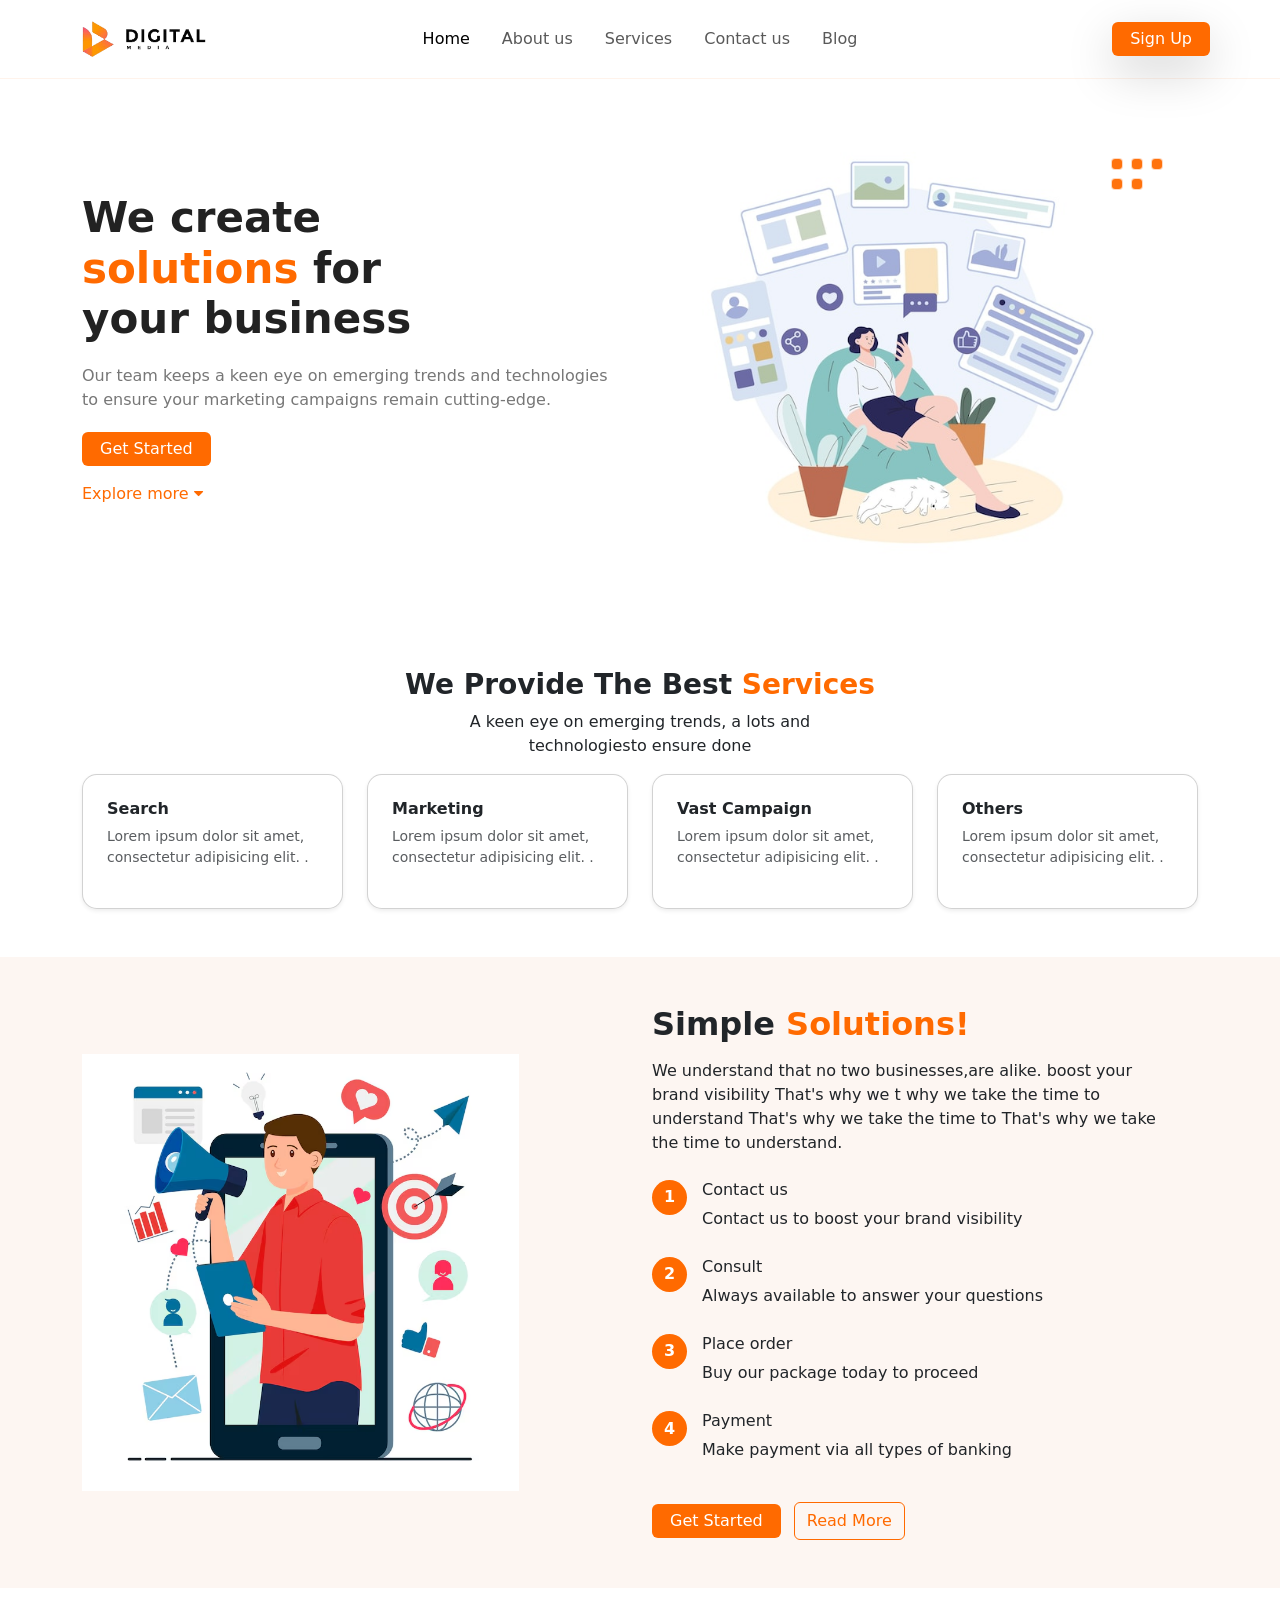
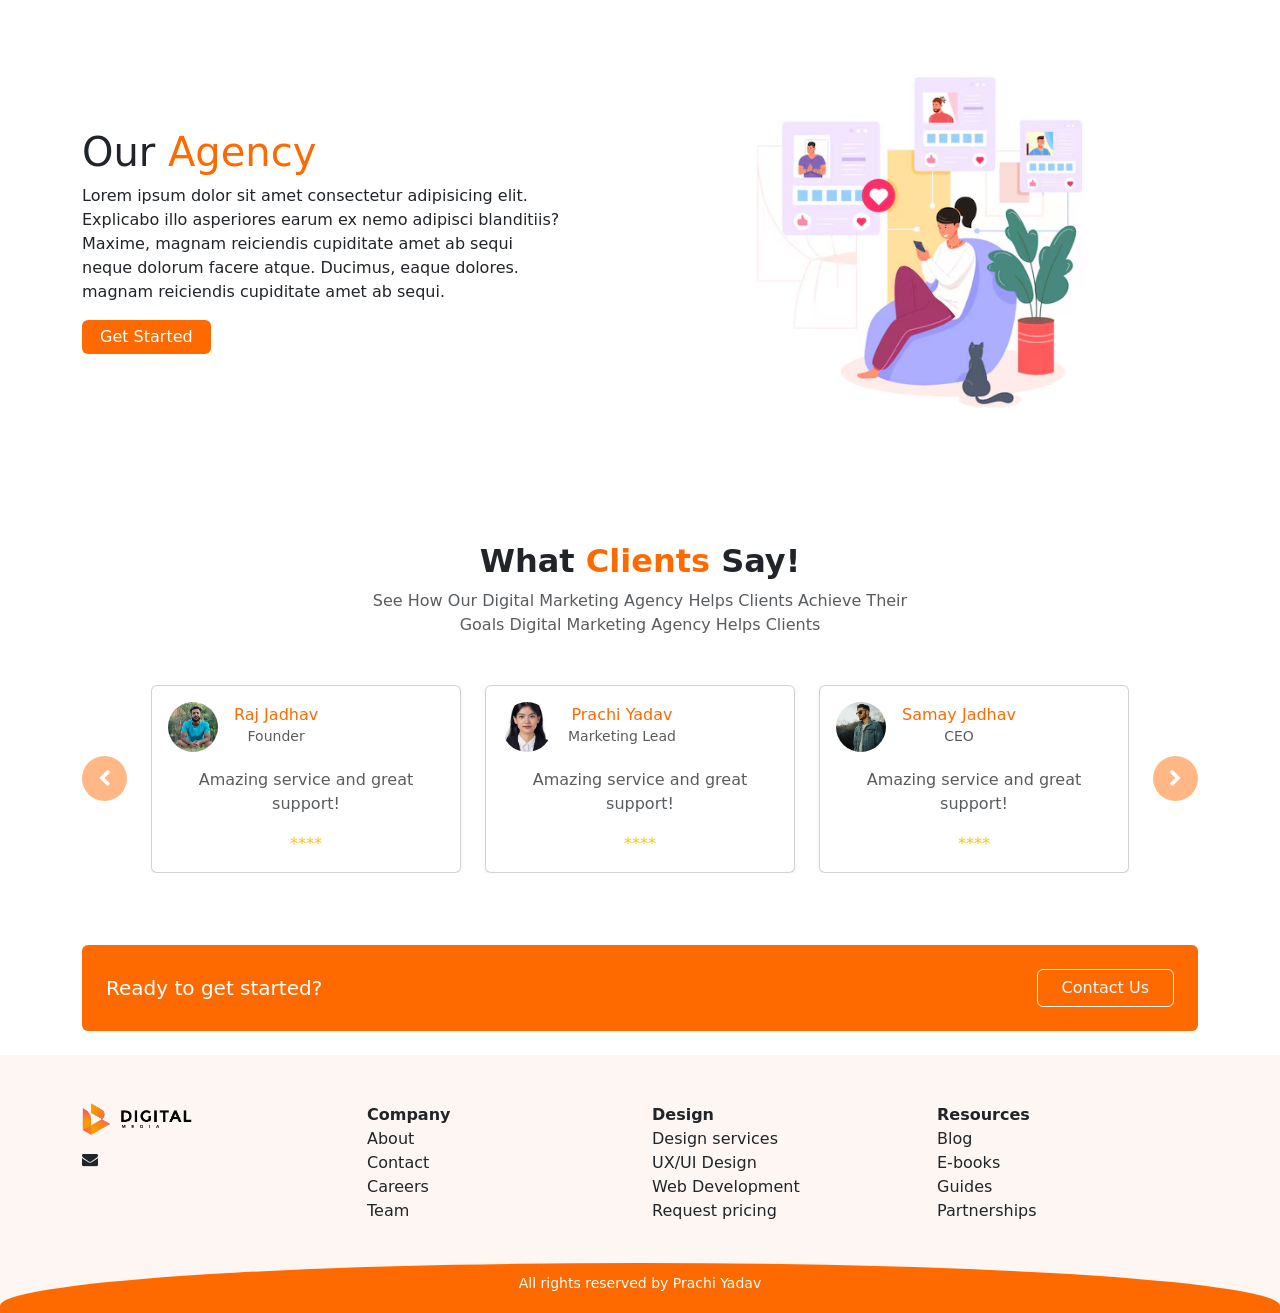
<file: index.html>
<!DOCTYPE html>
<html lang="en">
<head>
  <meta charset="UTF-8">
  <meta name="viewport" content="width=device-width, initial-scale=1.0">
  <meta http-equiv="refresh" content="0; url=landingPage.html">
  <title>DigiMedia | Digital Media Agency</title>
  <link rel="canonical" href="landingPage.html">
</head>
<body>
  <p>Opening DigiMedia… <a href="landingPage.html">Continue to the homepage</a>.</p>
  <script>window.location.replace("landingPage.html");</script>
</body>
</html>
</file>
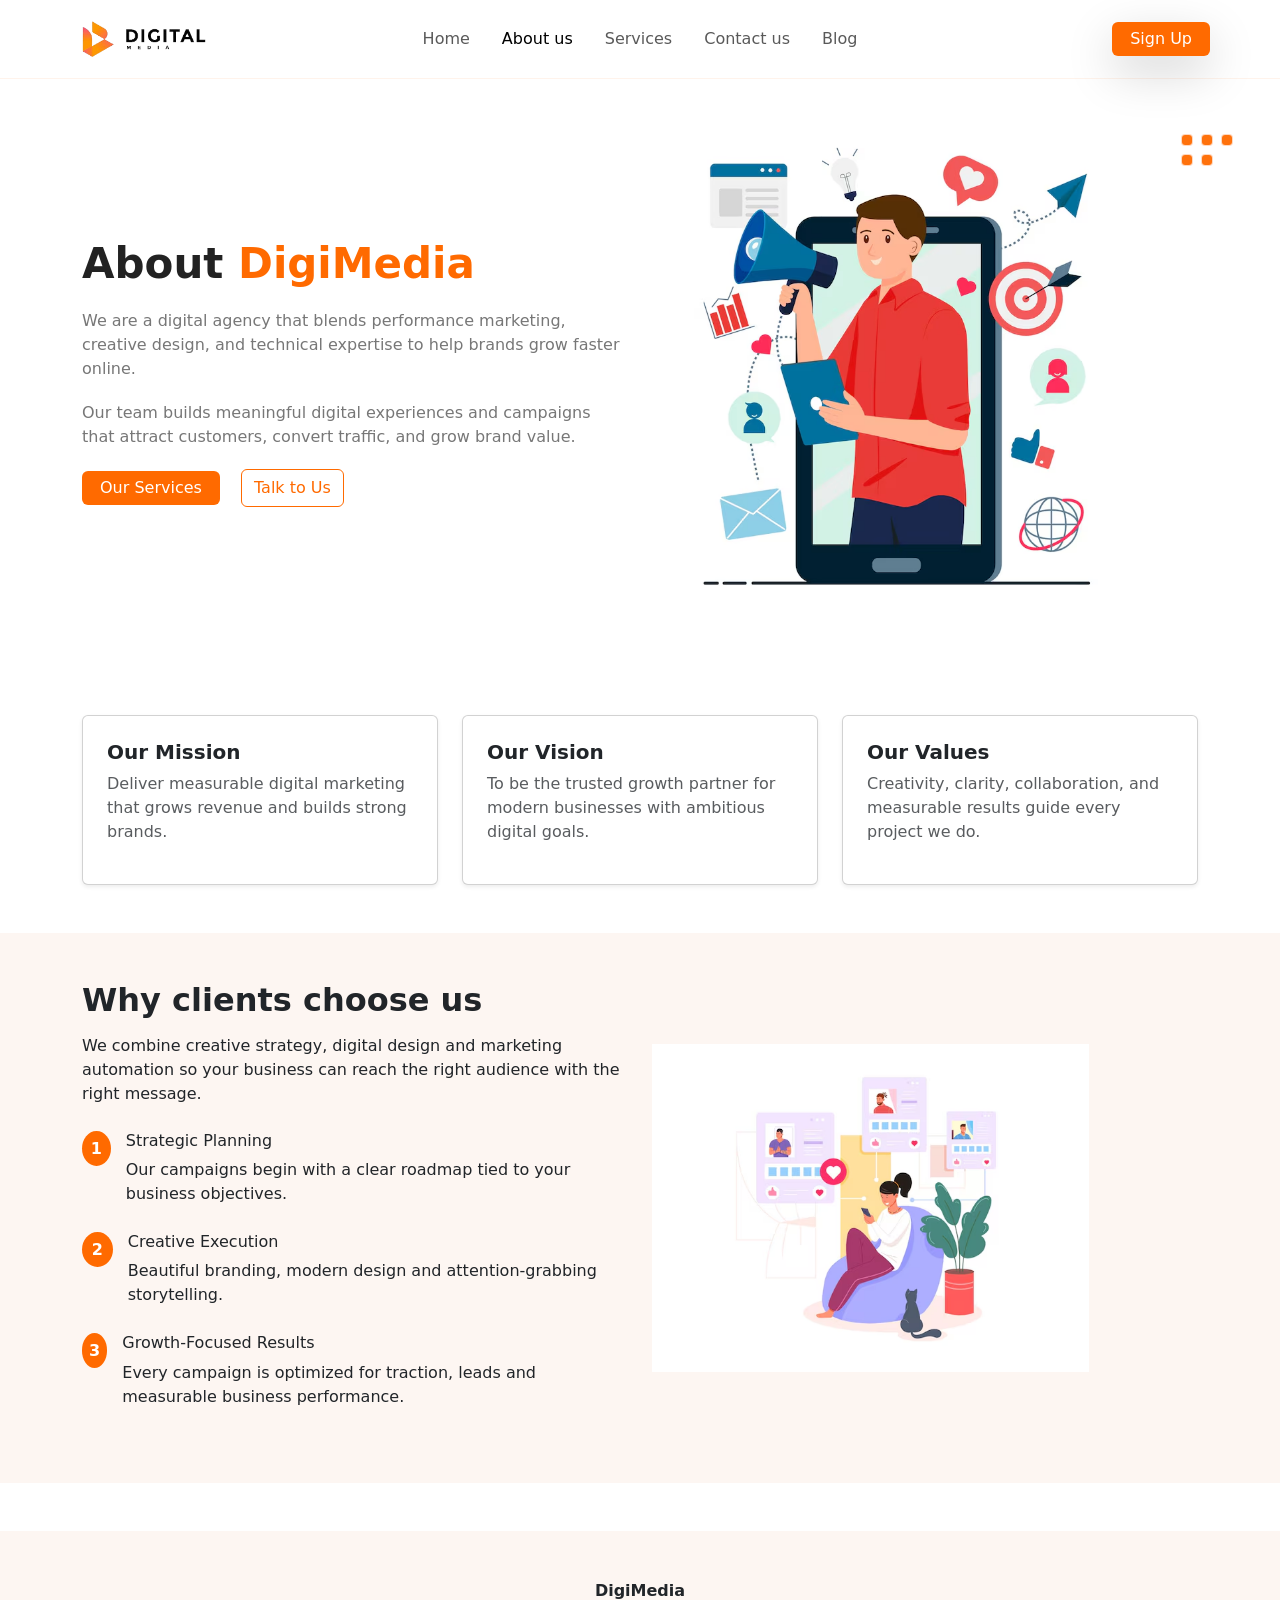
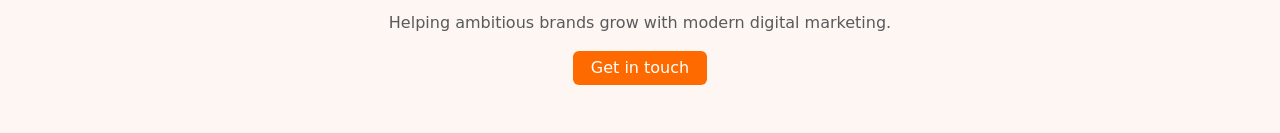
<file: about.html>
<!DOCTYPE html>
<html lang="en">

<head>
  <meta charset="UTF-8">
  <meta name="viewport" content="width=device-width, initial-scale=1.0">
  <link href="https://cdn.jsdelivr.net/npm/bootstrap@5.3.0/dist/css/bootstrap.min.css" rel="stylesheet">
  <link href="https://cdn.jsdelivr.net/npm/bootstrap-icons/font/bootstrap-icons.css" rel="stylesheet">
  <link rel="stylesheet" href="https://cdnjs.cloudflare.com/ajax/libs/font-awesome/4.7.0/css/font-awesome.min.css">
  <link rel="stylesheet" href="style.css">
  <title>About Us | DigiMedia</title>
</head>

<body>
  <nav class="navbar navbar-expand-lg bg-white py-3">
    <div class="container">
      <a class="navbar-brand fw-bold" href="landingPage.html">
        <img src="assets/images/logo.png" alt="logo" class="main-logo">
      </a>
      <button class="navbar-toggler" type="button" data-bs-toggle="collapse" data-bs-target="#navMenu"
        aria-controls="navMenu" aria-expanded="false" aria-label="Toggle navigation">
        <span class="navbar-toggler-icon"></span>
      </button>
      <div class="collapse navbar-collapse" id="navMenu">
        <div class="navbar-center-group">
          <ul class="navbar-nav">
            <li class="nav-item"><a class="nav-link" href="landingPage.html">Home</a></li>
            <li class="nav-item"><a class="nav-link active" href="about.html" aria-current="page">About us</a></li>
            <li class="nav-item"><a class="nav-link" href="services.html">Services</a></li>
            <li class="nav-item"><a class="nav-link" href="contactUs.html">Contact us</a></li>
            <li class="nav-item"><a class="nav-link" href="blog.html">Blog</a></li>
          </ul>
        </div>
        <a href="signUp.html" class="btn btn-orange shadow-lg navbar-cta">Sign Up</a>
      </div>
    </div>
  </nav>

  <section class="hero-section py-5">
    <div class="container">
      <div class="row align-items-center gy-4">
        <div class="col-lg-6">
          <h1 class="hero-title">
            About <span class="text-color">DigiMedia</span>
          </h1>
          <p class="hero-text">
            We are a digital agency that blends performance marketing, creative design, and technical expertise to help
            brands grow faster online.
          </p>
          <p class="hero-text">
            Our team builds meaningful digital experiences and campaigns that attract customers, convert traffic, and
            grow brand value.
          </p>
          <a href="services.html" class="btn btn-orange me-3">Our Services</a>
          <a href="contactUs.html" class="btn btn-outline-orange">Talk to Us</a>
          <div class="hero-pixels mt-4" aria-hidden="true">
            <span></span>
            <span></span>
            <span></span>
            <span></span>
            <span></span>
          </div>
        </div>
        <div class="col-lg-6 text-center">
          <img src="assets/images/illu(2).jpg" class="img-fluid hero-img" alt="agency illustration">
        </div>
      </div>
    </div>
  </section>

  <section class="py-5">
    <div class="container">
      <div class="row g-4">
        <div class="col-md-4">
          <div class="card shadow-sm p-4 h-100">
            <h5 class="fw-bold">Our Mission</h5>
            <p class="text-muted">Deliver measurable digital marketing that grows revenue and builds strong brands.</p>
          </div>
        </div>
        <div class="col-md-4">
          <div class="card shadow-sm p-4 h-100">
            <h5 class="fw-bold">Our Vision</h5>
            <p class="text-muted">To be the trusted growth partner for modern businesses with ambitious digital goals.
            </p>
          </div>
        </div>
        <div class="col-md-4">
          <div class="card shadow-sm p-4 h-100">
            <h5 class="fw-bold">Our Values</h5>
            <p class="text-muted">Creativity, clarity, collaboration, and measurable results guide every project we do.
            </p>
          </div>
        </div>
      </div>
    </div>
  </section>

  <section class="solution-section py-5">
    <div class="container">
      <div class="row align-items-center">
        <div class="col-lg-6">
          <h2 class="solution-title fw-bold">Why clients choose us</h2>
          <p class="solution-text">
            We combine creative strategy, digital design and marketing automation so your business can reach the right
            audience with the right message.
          </p>
          <div class="step d-flex align-items-start">
            <div class="step-number">1</div>
            <div>
              <h6>Strategic Planning</h6>
              <p>Our campaigns begin with a clear roadmap tied to your business objectives.</p>
            </div>
          </div>
          <div class="step d-flex align-items-start">
            <div class="step-number">2</div>
            <div>
              <h6>Creative Execution</h6>
              <p>Beautiful branding, modern design and attention-grabbing storytelling.</p>
            </div>
          </div>
          <div class="step d-flex align-items-start">
            <div class="step-number">3</div>
            <div>
              <h6>Growth-Focused Results</h6>
              <p>Every campaign is optimized for traction, leads and measurable business performance.</p>
            </div>
          </div>
        </div>
        <div class="col-lg-6 text-center">
          <img src="assets/images/woman-sear.jpg" class="img-fluid solution-img" alt="teamwork illustration">
        </div>
      </div>
    </div>
  </section>

  <footer class="footer-section mt-5 py-5">
    <div class="container text-center">
      <p class="mb-2 fw-semibold">DigiMedia</p>
      <p class="text-muted mb-3">Helping ambitious brands grow with modern digital marketing.</p>
      <a href="contactUs.html" class="btn btn-orange">Get in touch</a>
    </div>
  </footer>
  <script src="https://cdn.jsdelivr.net/npm/bootstrap@5.3.0/dist/js/bootstrap.bundle.min.js"></script>
  <script src="script.js"></script>
</body>

</html>
</file>
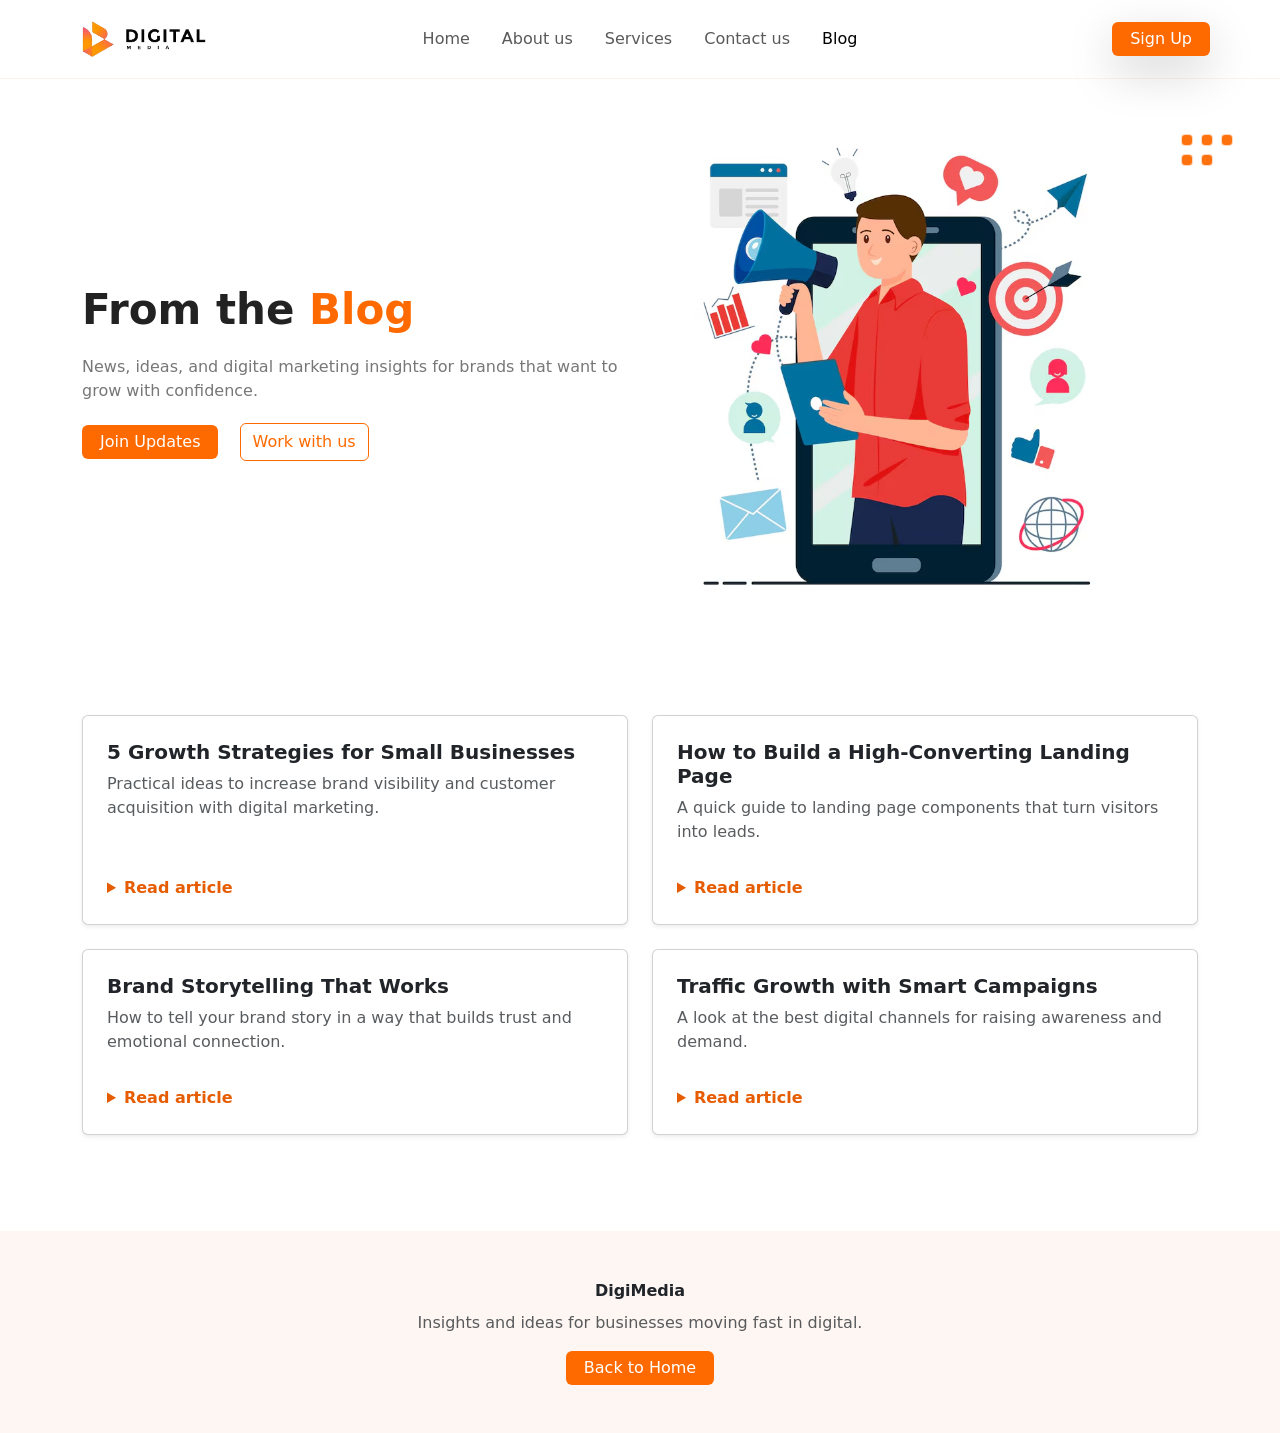
<file: blog.html>
<!DOCTYPE html>
<html lang="en">

<head>
  <meta charset="UTF-8">
  <meta name="viewport" content="width=device-width, initial-scale=1.0">
  <link href="https://cdn.jsdelivr.net/npm/bootstrap@5.3.0/dist/css/bootstrap.min.css" rel="stylesheet">
  <link href="https://cdn.jsdelivr.net/npm/bootstrap-icons/font/bootstrap-icons.css" rel="stylesheet">
  <link rel="stylesheet" href="https://cdnjs.cloudflare.com/ajax/libs/font-awesome/4.7.0/css/font-awesome.min.css">
  <link rel="stylesheet" href="style.css">
  <title>Blog | DigiMedia</title>
</head>

<body>
  <nav class="navbar navbar-expand-lg bg-white py-3">
    <div class="container">
      <a class="navbar-brand fw-bold" href="landingPage.html">
        <img src="assets/images/logo.png" alt="logo" class="main-logo">
      </a>
      <button class="navbar-toggler" type="button" data-bs-toggle="collapse" data-bs-target="#navMenu"
        aria-controls="navMenu" aria-expanded="false" aria-label="Toggle navigation">
        <span class="navbar-toggler-icon"></span>
      </button>
      <div class="collapse navbar-collapse" id="navMenu">
        <div class="navbar-center-group">
          <ul class="navbar-nav">
            <li class="nav-item"><a class="nav-link" href="landingPage.html">Home</a></li>
            <li class="nav-item"><a class="nav-link" href="about.html">About us</a></li>
            <li class="nav-item"><a class="nav-link" href="services.html">Services</a></li>
            <li class="nav-item"><a class="nav-link" href="contactUs.html">Contact us</a></li>
            <li class="nav-item"><a class="nav-link active" href="blog.html" aria-current="page">Blog</a></li>
          </ul>
        </div>
        <a href="signUp.html" class="btn btn-orange shadow-lg navbar-cta">Sign Up</a>
      </div>
    </div>
  </nav>

  <section class="hero-section py-5">
    <div class="container">
      <div class="row align-items-center gy-4">
        <div class="col-lg-6">
          <h1 class="hero-title">From the <span class="text-color">Blog</span></h1>
          <p class="hero-text">News, ideas, and digital marketing insights for brands that want to grow with confidence.
          </p>
          <a href="signUp.html" class="btn btn-orange me-3">Join Updates</a>
          <a href="contactUs.html" class="btn btn-outline-orange">Work with us</a>
          <div class="hero-pixels mt-4" aria-hidden="true">
            <span></span>
            <span></span>
            <span></span>
            <span></span>
            <span></span>
          </div>
        </div>
        <div class="col-lg-6 text-center">
          <img src="assets/images/illu(2).jpg" class="img-fluid hero-img" alt="blog illustration">
        </div>
      </div>
    </div>
  </section>

  <section class="py-5">
    <div class="container">
      <div class="row g-4">
        <div class="col-md-6">
          <article class="card shadow-sm p-4 h-100">
            <h5 class="fw-bold">5 Growth Strategies for Small Businesses</h5>
            <p class="text-muted">Practical ideas to increase brand visibility and customer acquisition with digital
              marketing.</p>
            <details class="blog-more">
              <summary>Read article</summary>
              <p>Start by understanding the customers you serve, then choose a small set of channels where they already
                spend time. Publish useful content consistently, make your offer clear, and measure qualified inquiries
                rather than chasing vanity metrics. Improve one part of the journey at a time.</p>
            </details>
          </article>
        </div>
        <div class="col-md-6">
          <article class="card shadow-sm p-4 h-100">
            <h5 class="fw-bold">How to Build a High-Converting Landing Page</h5>
            <p class="text-muted">A quick guide to landing page components that turn visitors into leads.</p>
            <details class="blog-more">
              <summary>Read article</summary>
              <p>A strong landing page pairs one clear promise with a focused call to action. Match the headline to the
                visitor’s intent, explain the benefits in plain language, use credible proof, and make the next step
                easy on mobile. Test changes against a meaningful conversion goal.</p>
            </details>
          </article>
        </div>
        <div class="col-md-6">
          <article class="card shadow-sm p-4 h-100">
            <h5 class="fw-bold">Brand Storytelling That Works</h5>
            <p class="text-muted">How to tell your brand story in a way that builds trust and emotional connection.</p>
            <details class="blog-more">
              <summary>Read article</summary>
              <p>Effective brand storytelling explains who you help, what they are trying to achieve, and why your
                approach is different. Use specific examples and a consistent voice across your site and campaigns. Keep
                the customer at the center of the story, not the company.</p>
            </details>
          </article>
        </div>
        <div class="col-md-6">
          <article class="card shadow-sm p-4 h-100">
            <h5 class="fw-bold">Traffic Growth with Smart Campaigns</h5>
            <p class="text-muted">A look at the best digital channels for raising awareness and demand.</p>
            <details class="blog-more">
              <summary>Read article</summary>
              <p>Build campaigns around audience intent and a clear measurement plan. Track source, landing-page
                engagement, and qualified leads, then shift budget toward the channels that create useful outcomes.
                Regular review helps catch wasted spend and opportunities early.</p>
            </details>
          </article>
        </div>
      </div>
    </div>
  </section>

  <footer class="footer-section mt-5 py-5">
    <div class="container text-center">
      <p class="mb-2 fw-semibold">DigiMedia</p>
      <p class="text-muted mb-3">Insights and ideas for businesses moving fast in digital.</p>
      <a href="landingPage.html" class="btn btn-orange">Back to Home</a>
    </div>
  </footer>

  <script src="https://cdn.jsdelivr.net/npm/bootstrap@5.3.0/dist/js/bootstrap.bundle.min.js"></script>
  <script src="script.js"></script>
</body>

</html>
</file>
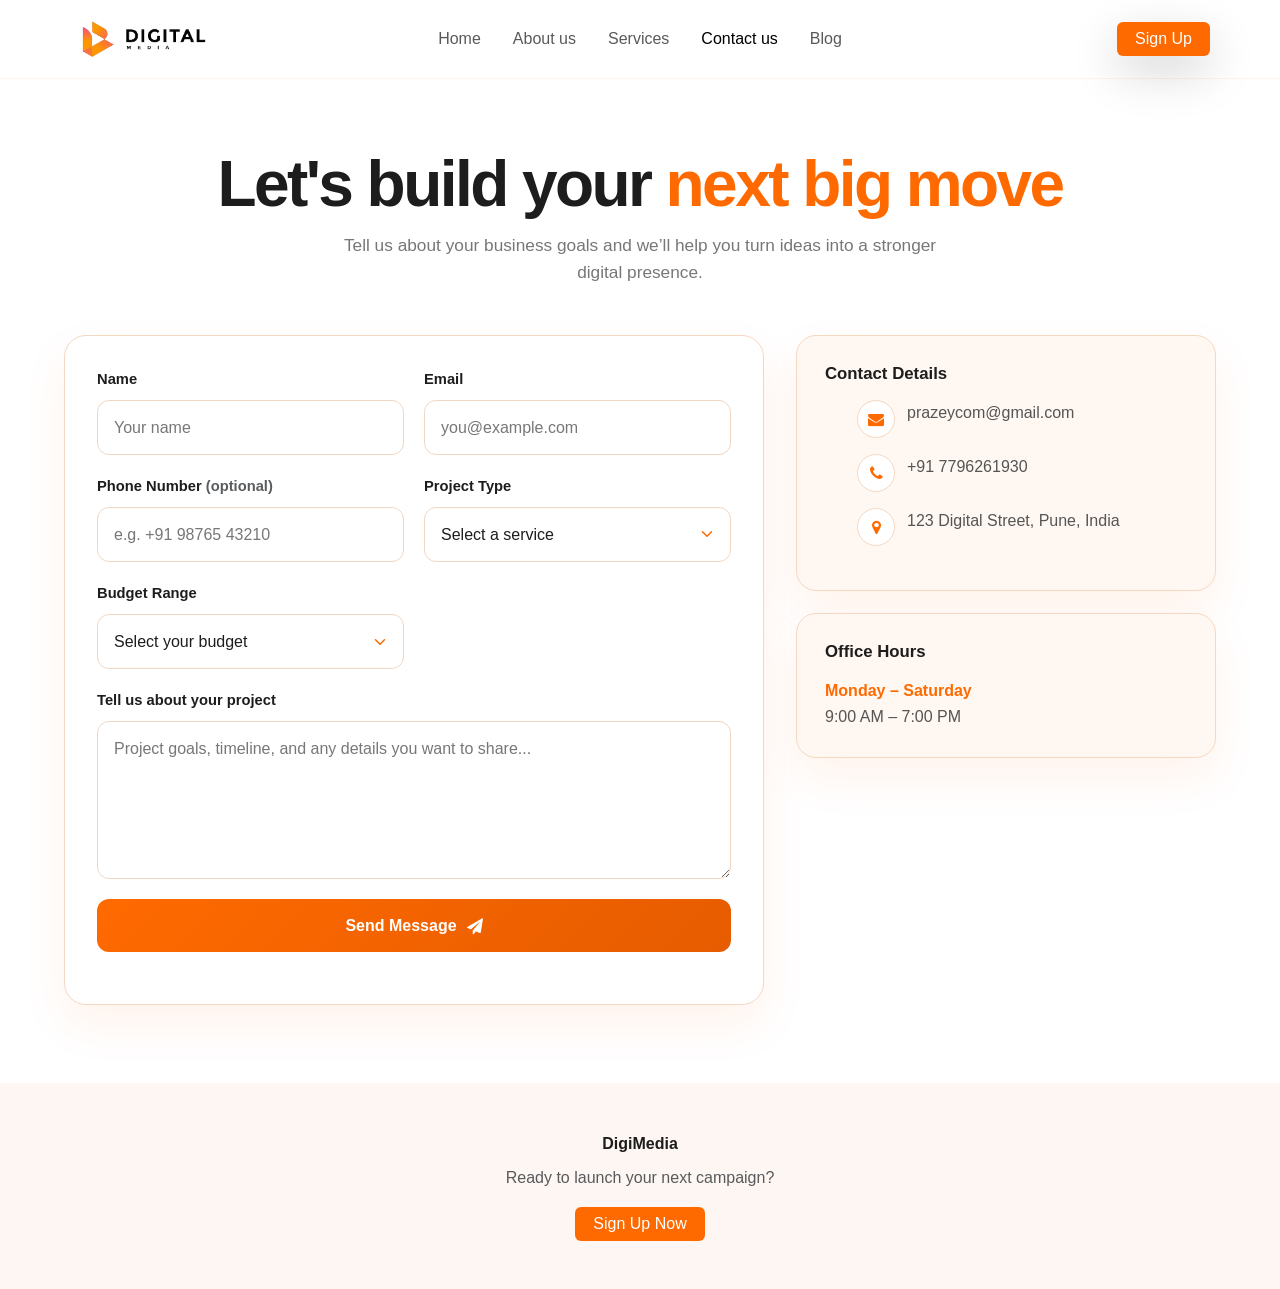
<file: contactUs.html>
<!DOCTYPE html>
<html lang="en">

<head>
  <meta charset="UTF-8">
  <meta name="viewport" content="width=device-width, initial-scale=1.0">
  <title>Contact | DigiMedia</title>
  <link href="https://cdn.jsdelivr.net/npm/bootstrap@5.3.0/dist/css/bootstrap.min.css" rel="stylesheet">
  <link href="https://cdn.jsdelivr.net/npm/bootstrap-icons/font/bootstrap-icons.css" rel="stylesheet">
  <link rel="stylesheet" href="https://cdnjs.cloudflare.com/ajax/libs/font-awesome/4.7.0/css/font-awesome.min.css">
  <link rel="stylesheet" href="style.css">
  <link rel="stylesheet" href="contactUs.css">
</head>

<body>
  <nav class="navbar navbar-expand-lg bg-white py-3">
    <div class="container">
      <a class="navbar-brand fw-bold" href="landingPage.html">
        <img src="assets/images/logo.png" alt="logo" class="main-logo">
      </a>
      <button class="navbar-toggler" type="button" data-bs-toggle="collapse" data-bs-target="#navMenu"
        aria-controls="navMenu" aria-expanded="false" aria-label="Toggle navigation">
        <span class="navbar-toggler-icon"></span>
      </button>
      <div class="collapse navbar-collapse" id="navMenu">
        <div class="navbar-center-group">
          <ul class="navbar-nav">
            <li class="nav-item"><a class="nav-link" href="landingPage.html">Home</a></li>
            <li class="nav-item"><a class="nav-link" href="about.html">About us</a></li>
            <li class="nav-item"><a class="nav-link" href="services.html">Services</a></li>
            <li class="nav-item"><a class="nav-link active" href="contactUs.html" aria-current="page">Contact us</a>
            </li>
            <li class="nav-item"><a class="nav-link" href="blog.html">Blog</a></li>
          </ul>
        </div>
        <a href="signUp.html" class="btn btn-orange shadow-lg navbar-cta">Sign Up</a>
      </div>
    </div>
  </nav>
  <main class="contact-page">
    <section class="contact-hero">
      <h1>Let's build your <span class="text-color">next big move</span></h1>
      <p>Tell us about your business goals and we’ll help you turn ideas into a stronger digital presence.</p>
    </section>

    <div class="contact-container">
      <form class="contact-form" id="contactForm" action="https://formsubmit.co/ajax/prazeycom@gmail.com" method="POST">
        <input type="hidden" name="_subject" value="New DigiMedia project inquiry">
        <div class="form-group">
          <label for="name">Name</label>
          <input type="text" id="name" name="name" required placeholder="Your name">
        </div>

        <div class="form-group">
          <label for="email">Email</label>
          <input type="email" id="email" name="email" required placeholder="you@example.com">
        </div>

        <div class="form-group">
          <label for="phone">Phone Number <span class="text-muted">(optional)</span></label>
          <input type="tel" id="phone" name="phone" autocomplete="tel" inputmode="tel"
            placeholder="e.g. +91 98765 43210">
        </div>

        <div class="form-group">
          <label for="project-type">Project Type</label>
          <select id="project-type" name="project-type">
            <option value="" disabled selected>Select a service</option>
            <option value="website">Website Development</option>
            <option value="marketing">Digital Marketing</option>
            <option value="branding">Brand Strategy</option>
            <option value="seo">SEO</option>
            <option value="other">Other</option>
          </select>
        </div>

        <div class="form-group">
          <label for="budget">Budget Range</label>
          <select id="budget" name="budget">
            <option value="" disabled selected>Select your budget</option>
            <option value="under-2k">Under ₹4,000</option>
            <option value="2k-5k">₹4,000 – ₹8,000</option>
            <option value="5k-10k">₹8,000 – ₹15,000</option>
            <option value="10k+">₹15,000+</option>
          </select>
        </div>

        <div class="form-group full-width">
          <label for="message">Tell us about your project</label>
          <textarea id="message" name="message" rows="5" required
            placeholder="Project goals, timeline, and any details you want to share..."></textarea>
        </div>

        <button type="submit" class="submit-btn">
          <span>Send Message</span>
          <i class="fa fa-paper-plane"></i>
        </button>
        <p class="form-feedback" id="contactFeedback" role="status" aria-live="polite" aria-atomic="true"></p>
      </form>

      <aside class="contact-info">
        <div class="info-card">
          <h3>Contact Details</h3>
          <ul class="contact-details">
            <li>
              <i class="fa fa-envelope"></i>
              <a href="mailto:prazeycom@gmail.com">prazeycom@gmail.com</a>
            </li>
            <li>
              <i class="fa fa-phone"></i>
              <a href="tel:+917796261930">+91 7796261930</a>
            </li>
            <li>
              <i class="fa fa-map-marker"></i>
              <span>123 Digital Street, Pune, India</span>
            </li>
          </ul>
        </div>

        <div class="info-card">
          <h3>Office Hours</h3>
          <p><strong>Monday – Saturday</strong><br>9:00 AM – 7:00 PM</p>
        </div>
      </aside>
    </div>
  </main>
  <footer class="footer-section mt-5 py-5">
    <div class="container text-center">
      <p class="mb-2 fw-semibold">DigiMedia</p>
      <p class="text-muted mb-3">Ready to launch your next campaign?</p>
      <a href="signUp.html" class="btn btn-orange">Sign Up Now</a>
    </div>
  </footer>
  <script src="https://cdn.jsdelivr.net/npm/bootstrap@5.3.0/dist/js/bootstrap.bundle.min.js"></script>
  <script src="script.js"></script>
</body>

</html>
</file>
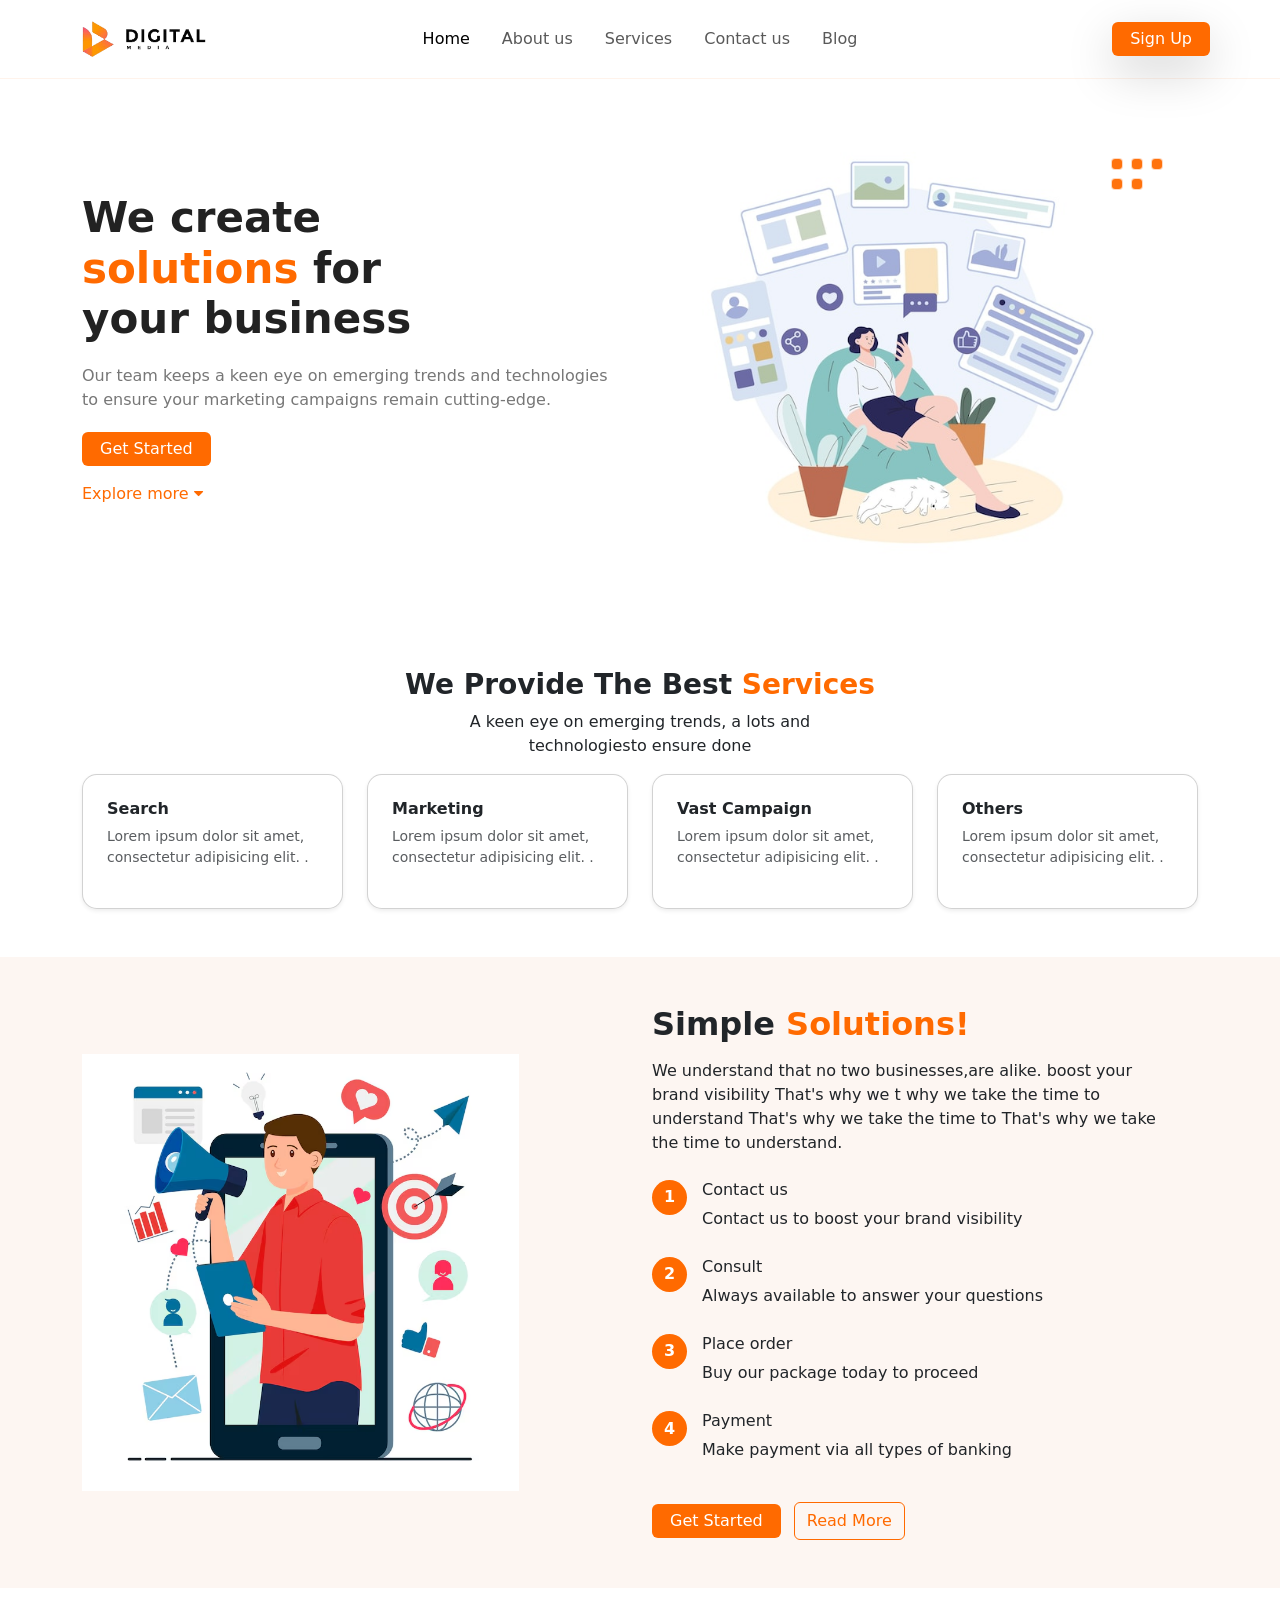
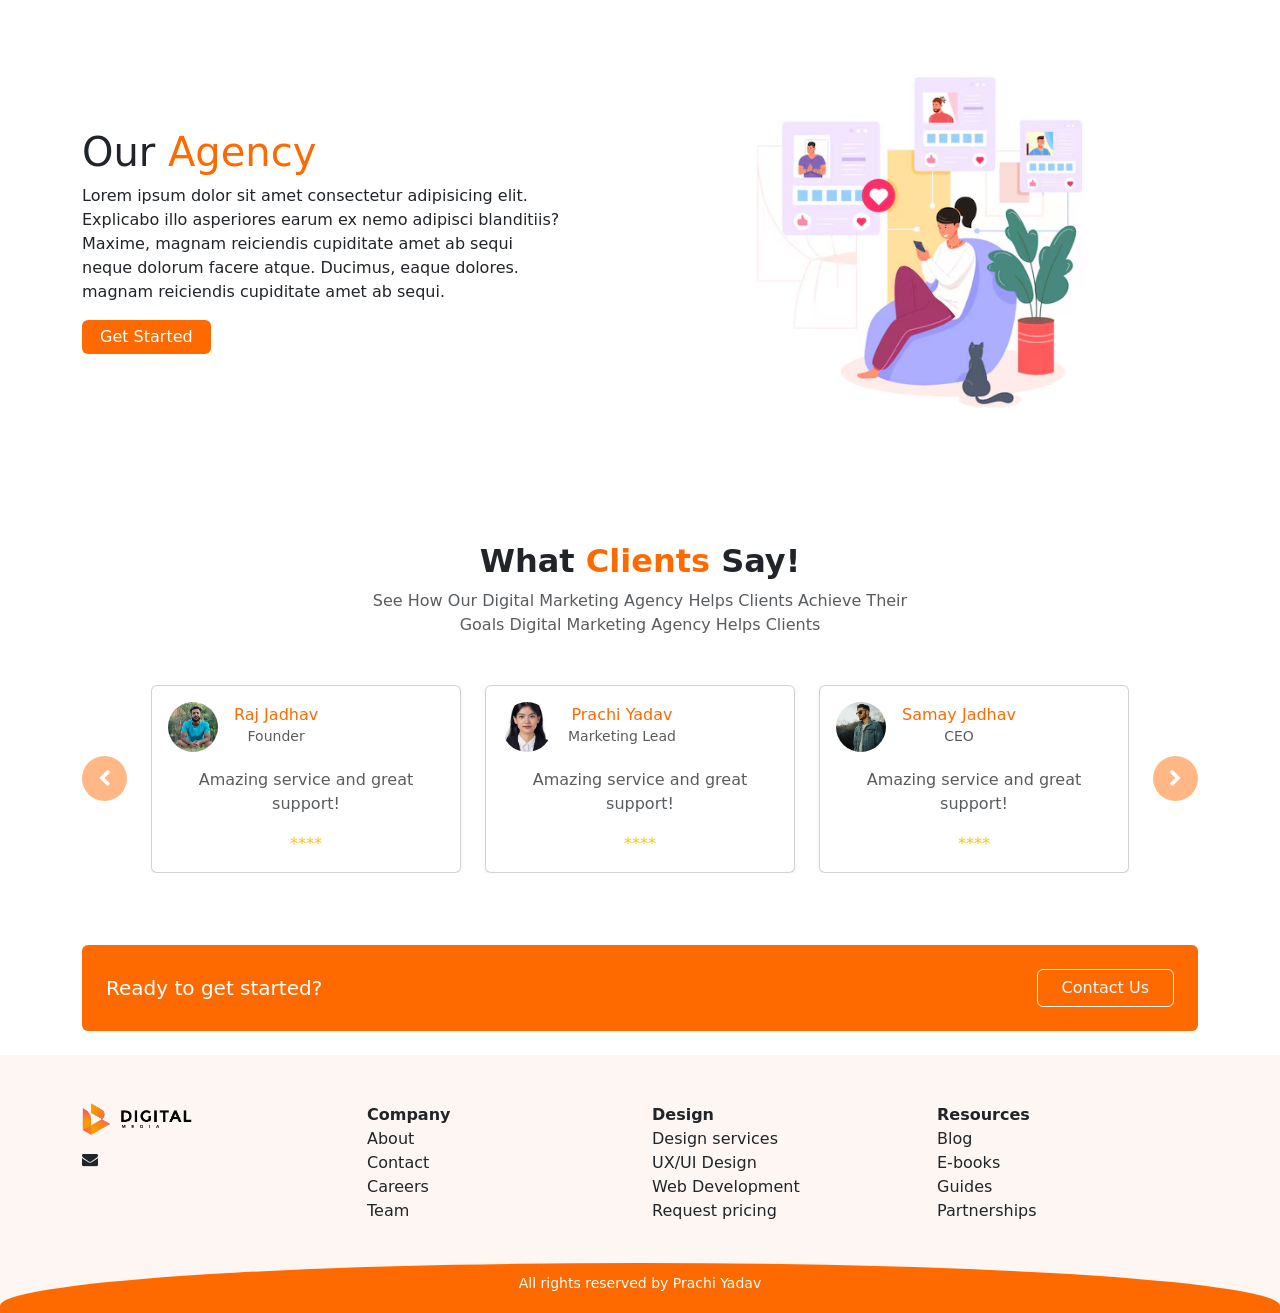
<file: landingPage.html>
<!DOCTYPE html>
<html lang="en">

<head>
  <meta charset="UTF-8">
  <meta name="viewport" content="width=device-width, initial-scale=1.0">

  <link href="https://cdn.jsdelivr.net/npm/bootstrap@5.3.0/dist/css/bootstrap.min.css" rel="stylesheet">
  <link href="https://cdn.jsdelivr.net/npm/bootstrap-icons/font/bootstrap-icons.css" rel="stylesheet">
  <link rel="stylesheet" href="https://cdnjs.cloudflare.com/ajax/libs/font-awesome/4.7.0/css/font-awesome.min.css">
  <link rel="stylesheet" href="style.css">

  <title>Digital Media Agency</title>
</head>

<body>

  <!-- NAVBAR -->
  <nav class="navbar navbar-expand-lg bg-white py-3">
    <div class="container">

      <a class="navbar-brand fw-bold" href="landingPage.html">
        <img src="assets/images/logo.png" alt="logo" class="main-logo">
      </a>

      <button class="navbar-toggler" type="button" data-bs-toggle="collapse" data-bs-target="#navMenu"
        aria-controls="navMenu" aria-expanded="false" aria-label="Toggle navigation">
        <span class="navbar-toggler-icon"></span>
      </button>

      <div class="collapse navbar-collapse" id="navMenu">
        <div class="navbar-center-group">
          <ul class="navbar-nav">
            <li class="nav-item"><a class="nav-link active" href="landingPage.html" aria-current="page">Home</a></li>
            <li class="nav-item"><a class="nav-link" href="about.html">About us</a></li>
            <li class="nav-item"><a class="nav-link" href="services.html">Services</a></li>
            <li class="nav-item"><a class="nav-link" href="contactUs.html">Contact us</a></li>
            <li class="nav-item"><a class="nav-link" href="blog.html">Blog</a></li>
          </ul>
        </div>
        <a href="signUp.html" class="btn btn-orange shadow-lg navbar-cta">Sign Up</a>
      </div>
    </div>
  </nav>

  <!-- HERO SECTION -->
  <section class="hero-section py-5">
    <div class="container">
      <div class="row align-items-center">

        <div class="col-lg-6 custom-align text-lg-start">
          <h1 class="hero-title">
            We create <br>
            <span class="text-color">solutions</span> for<br>your business
          </h1>

          <p class="hero-text">
            Our team keeps a keen eye on emerging trends and technologies to ensure your marketing campaigns remain
            cutting-edge.
          </p>

          <a class="btn btn-orange me-3" href="contactUs.html">Get Started</a>

          <div class="mt-3">
            <a href="services.html" class="explore">Explore more
              <i class="fa fa-caret-down"></i>
            </a>
          </div>
        </div>

        <div class="col-lg-6 custom-align mt-4 mt-lg-0 position-relative">
          <img src="assets/images/shar(1).jpg" class="img-fluid hero-img" alt="hero-img">
          <div class="hero-pixels" aria-hidden="true">
            <span></span>
            <span></span>
            <span></span>
            <span></span>
            <span></span>
          </div>
        </div>
      </div>
    </div>
  </section>

  <!-- Services Section -->
  <section class="services py-5">
    <div class="container">
      <div class="services-title custom-align">
        <h3 class="title fw-bold">We Provide The Best <span class="text-color">Services</span></h3>
        <p>A keen eye on emerging trends, a lots and <br> technologiesto ensure done</p>
      </div>
      <div class="row g-4">
        <div class="col-12 col-sm-6 col-lg-3">
          <div class="card shadow-sm p-4 service-card">
            <h6 class="fw-bold">Search</h6>
            <p class="text-muted small">Lorem ipsum dolor sit amet, consectetur adipisicing elit. .</p>
          </div>
        </div>
        <div class="col-12 col-sm-6 col-lg-3">
          <div class="card shadow-sm p-4 service-card ">
            <h6 class="fw-bold">Marketing</h6>
            <p class="text-muted small">Lorem ipsum dolor sit amet, consectetur adipisicing elit. .</p>
          </div>
        </div>
        <div class="col-12 col-sm-6 col-lg-3">
          <div class="card shadow-sm p-4 service-card">
            <h6 class="fw-bold">Vast Campaign</h6>
            <p class="text-muted small">Lorem ipsum dolor sit amet, consectetur adipisicing elit. .</p>
          </div>
        </div>
        <div class="col-12 col-sm-6 col-lg-3">
          <div class="card shadow-sm p-4 service-card">
            <h6 class="fw-bold">Others</h6>
            <p class="text-muted small">Lorem ipsum dolor sit amet, consectetur adipisicing elit. .</p>
          </div>
        </div>
      </div>
    </div>
  </section>

  <!-- Solutions Section -->
  <section class="solution-section py-5">
    <div class="container">
      <div class="row align-items-center">
        <div class="col-lg-6 custom-align mb-4 mb-lg-0">
          <img src="assets/images/illu(2).jpg" class="img-fluid solution-img" alt="solution">
        </div>

        <div class="col-lg-6">
          <h2 class="solution-title fw-bold">
            Simple <span class="text-color">Solutions!</span>
          </h2>
          <p class="solution-text">
            We understand that no two businesses,are alike. boost your <br>brand visibility That's why we t why we take
            the time to <br>understand
            That's why we take the time to That's why we take <br>the time to understand.
          </p>
          <!-- STEPS -->
          <div class="step d-flex align-items-start">
            <div class="step-number">1</div>
            <div>
              <h6>Contact us</h6>
              <p>Contact us to boost your brand visibility</p>
            </div>
          </div>

          <div class="step d-flex align-items-start">
            <div class="step-number">2</div>
            <div>
              <h6>Consult</h6>
              <p>Always available to answer your questions</p>
            </div>
          </div>

          <div class="step d-flex align-items-start">
            <div class="step-number">3</div>
            <div>
              <h6>Place order</h6>
              <p>Buy our package today to proceed</p>
            </div>
          </div>

          <div class="step d-flex align-items-start">
            <div class="step-number">4</div>
            <div>
              <h6>Payment</h6>
              <p>Make payment via all types of banking</p>
            </div>
          </div>

          <div class="mt-4">
            <a class="btn btn-orange me-2" href="contactUs.html">Get Started</a>
            <a class="btn btn-outline-orange" href="about.html">Read More</a>
          </div>
        </div>
      </div>
    </div>
  </section>

  <!-- About Our Agency -->
  <div class="container about-agency py-5">
    <div class="row align-items-center">

      <div class="col-lg-6 custom-align text-lg-start">
        <h1 class="agency-title">
          Our <span class="text-color">Agency</span></h1>
        <p class="agency-text">
          Lorem ipsum dolor sit amet consectetur adipisicing elit.<br> Explicabo illo asperiores earum ex nemo adipisci
          blanditiis?<br> Maxime, magnam reiciendis cupiditate amet ab sequi<br>neque dolorum facere atque. Ducimus,
          eaque dolores.<br>magnam reiciendis cupiditate amet ab sequi.
        </p>
        <a class="btn btn-orange" href="contactUs.html">Get Started</a>
      </div>

      <div class="col-lg-6 mt-4 mt-lg-0">
        <img src="assets/images/woman-sear.jpg" class="img-fluid agency-img" alt="agency-img">
      </div>
    </div>
  </div>

  <!-- Clients Feedback Section -->
  <section class="py-5">
    <div class="container custom-align">

      <h2 class="fw-bold">What <span class="text-color">Clients</span> Say!</h2>
      <p class="text-muted mb-5">See How Our Digital Marketing Agency Helps Clients Achieve Their<br> Goals Digital
        Marketing Agency Helps Clients</p>
      <div class="row align-items-center">
        <div class="col-auto">
          <button class="carousel-btn" data-bs-target="#testimonialCarousel" data-bs-slide="prev">
            <i class="fa fa-chevron-left"></i>
          </button>
        </div>
        <div class="col">
          <div id="testimonialCarousel" class="carousel slide" data-bs-ride="carousel">

            <div class="carousel-inner">

              <!-- Slide 1 -->
              <div class="carousel-item active">
                <div class="row g-4">

                  <div class="col-md-4">
                    <div class="card shadow-sm p-3 h-100">
                      <div class="d-flex align-items-center mb-3">
                        <img src="assets/images/client1.jpg" class="client-img rounded-circle me-3" alt="Raj Jadhav">
                        <div>
                          <h6 class="mb-0 text-color">Raj Jadhav</h6>
                          <small class="text-muted">Founder</small>
                        </div>
                      </div>
                      <p class="text-muted">Amazing service and great support!</p>
                      <div class="text-warning">****</div>
                    </div>
                  </div>

                  <div class="col-md-4">
                    <div class="card shadow-sm p-3 h-100">
                      <div class="d-flex align-items-center mb-3">
                        <img src="assets/images/client5.jpg" class="client-img rounded-circle me-3" alt="Prachi Yadav">
                        <div>
                          <h6 class="mb-0 text-color">Prachi Yadav</h6>
                          <small class="text-muted">Marketing Lead</small>
                        </div>
                      </div>
                      <p class="text-muted">Amazing service and great support!</p>
                      <div class="text-warning">****</div>
                    </div>
                  </div>

                  <div class="col-md-4">
                    <div class="card shadow-sm p-3 h-100">
                      <div class="d-flex align-items-center mb-3">
                        <img src="assets/images/client2.jpg" class="client-img rounded-circle me-3" alt="Samay Jadhav">
                        <div>
                          <h6 class="mb-0 text-color">Samay Jadhav</h6>
                          <small class="text-muted">CEO</small>
                        </div>
                      </div>
                      <p class="text-muted">Amazing service and great support!</p>
                      <div class="text-warning">****</div>
                    </div>
                  </div>
                </div>
              </div>

              <!-- Slide 2 -->
              <div class="carousel-item">
                <div class="row g-4">
                  <div class="col-md-4">
                    <div class="card shadow-sm p-3 h-100">
                      <div class="d-flex align-items-center mb-3">
                        <img src="assets/images/client4.jpg" class="client-img rounded-circle me-3" alt="Mona Roy">
                        <div>
                          <h6 class="mb-0 text-color">Mona Roy</h6>
                          <small class="text-muted">Designer</small>
                        </div>
                      </div>
                      <p class="text-muted">
                        Amazing service and great support!
                      </p>
                      <div class="text-warning">****</div>
                    </div>
                  </div>

                  <div class="col-md-4">
                    <div class="card shadow-sm p-3 h-100">
                      <div class="d-flex align-items-center mb-3">
                        <img src="assets/images/client3.jpg" class="client-img rounded-circle me-3" alt="Shreyas Patil">
                        <div>
                          <h6 class="mb-0 text-color">Shreyas Patil</h6>
                          <small class="text-muted">Entrepreneur</small>
                        </div>
                      </div>
                      <p class="text-muted">Amazing service and great support!
                      </p>
                      <div class="text-warning">*****</div>
                    </div>
                  </div>

                  <div class="col-md-4">
                    <div class="card shadow-sm p-3 h-100">
                      <div class="d-flex align-items-center mb-3">
                        <img src="assets/images/client6.jpg" class="client-img rounded-circle me-3" alt="Tanmay Patil">
                        <div>
                          <h6 class="mb-0 text-color">Tanmay Patil</h6>
                          <small class="text-muted">Manager</small>
                        </div>
                      </div>
                      <p class="text-muted">Amazing service and great support!
                      </p>
                      <div class="text-warning">*****</div>
                    </div>
                  </div>
                </div>
              </div>
            </div>
          </div>
        </div>

        <div class="col-auto">
          <button class="carousel-btn" data-bs-target="#testimonialCarousel" data-bs-slide="next">
            <i class="fa fa-chevron-right"></i>
          </button>
        </div>
      </div>
    </div>
  </section>

  <!-- Footer Section -->
  <div class="container py-4">
    <div class="d-flex flex-column flex-md-row justify-content-between p-4 rounded footer-top">

      <h5 class="mb-3 mb-md-0">Ready to get started?</h5>

      <a href="contactUs.html" class="btn btn-outline-light px-4">Contact Us</a>
    </div>
  </div>
  <footer class="footer-section pt-5">
    <div class="container">
      <div class="row text-md-start">

        <div class="col-md-3 mb-4">
          <img src="assets/images/logo.png" alt="logo" class="main-logo">
          <div class="d-flex justify-content-md-start justify-content-center gap-3 mt-3">
            <a href="mailto:prazeycom@gmail.com" aria-label="Email DigiMedia" class="fa fa-envelope"></a>
          </div>
        </div>

        <div class="col-md-3 mb-4">
          <h7 class="fw-bold">Company</h7>
          <ul class="list-unstyled">
            <li><a href="about.html">About</a></li>
            <li><a href="contactUs.html">Contact</a></li>
            <li><a href="mailto:prazeycom@gmail.com?subject=Careers%20at%20DigiMedia">Careers</a></li>
            <li><a href="about.html">Team</a></li>
          </ul>
        </div>

        <div class="col-md-3 mb-4">
          <h7 class="fw-bold">Design</h7>
          <ul class="list-unstyled">
            <li><a href="services.html">Design services</a></li>
            <li><a href="services.html">UX/UI Design</a></li>
            <li><a href="services.html">Web Development</a></li>
            <li><a href="contactUs.html">Request pricing</a></li>
          </ul>
        </div>

        <div class="col-md-3 mb-4">
          <h7 class="fw-bold">Resources</h7>
          <ul class="list-unstyled">
            <li><a href="blog.html">Blog</a></li>
            <li><a href="blog.html">E-books</a></li>
            <li><a href="blog.html">Guides</a></li>
            <li><a href="contactUs.html">Partnerships</a></li>
          </ul>
        </div>

      </div>
    </div>

    <div class="footer-curve py-2">
      <small>All rights reserved by Prachi Yadav</small>
    </div>
  </footer>

  <script src="https://cdn.jsdelivr.net/npm/bootstrap@5.3.0/dist/js/bootstrap.bundle.min.js"></script>
  <script src="script.js"></script>

</body>

</html>

<!-- To Do ---------------
 numbers.forEach((item)=>{return sum+=item;})
-->
</file>
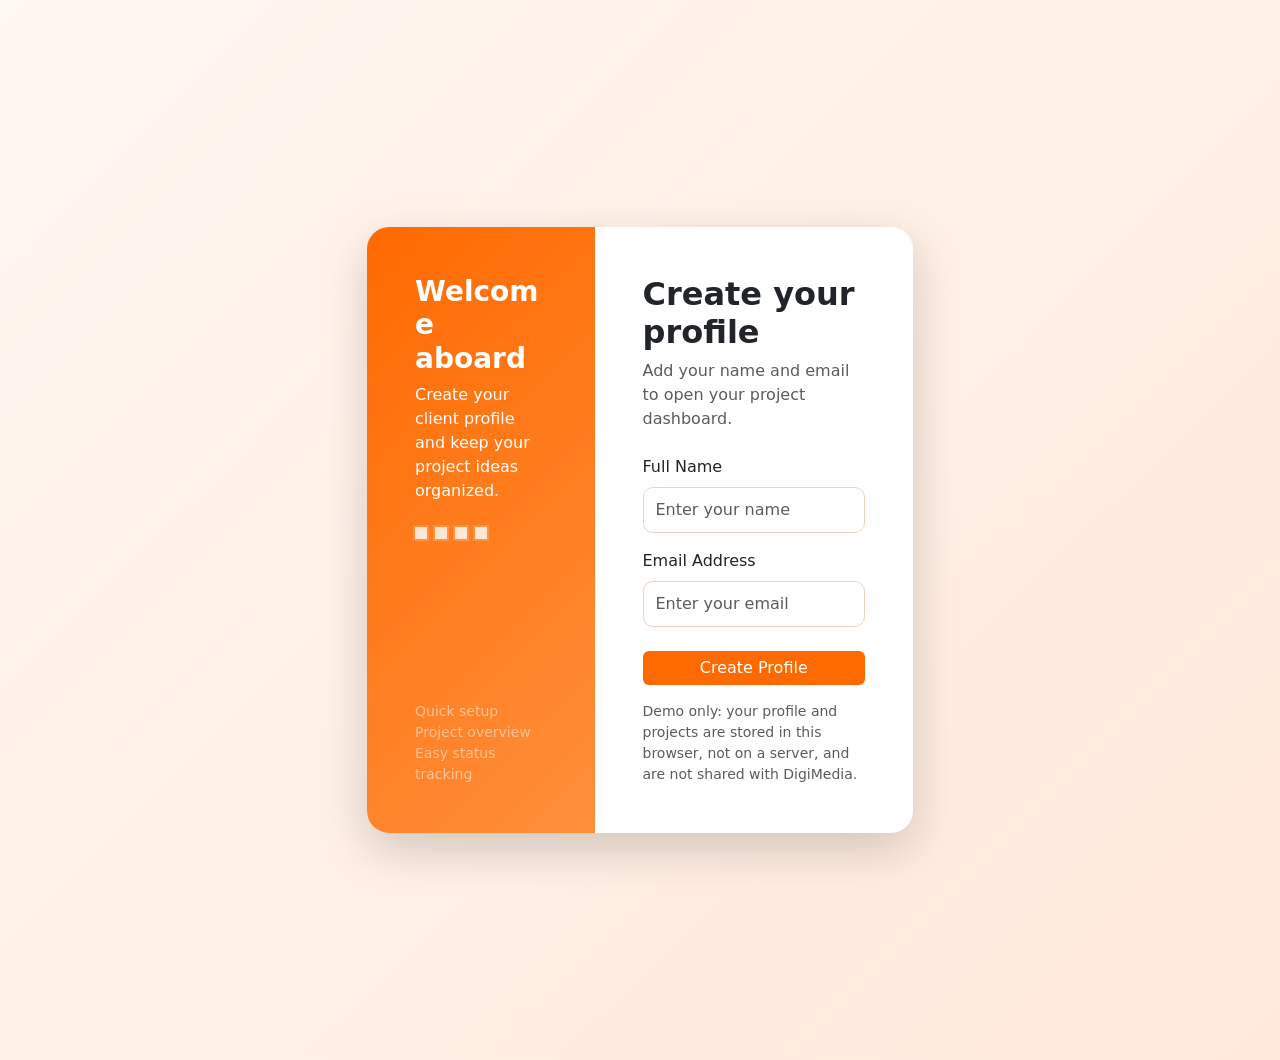
<file: profile.html>
<!DOCTYPE html>
<html lang="en">

<head>
  <meta charset="UTF-8">
  <meta name="viewport" content="width=device-width, initial-scale=1.0">
  <meta name="theme-color" content="#fff7f1">
  <title>My Dashboard | DigiMedia</title>
  <link href="https://cdn.jsdelivr.net/npm/bootstrap@5.3.0/dist/css/bootstrap.min.css" rel="stylesheet">
  <link rel="stylesheet" href="style.css">
</head>

<body class="dashboard-page">
  <nav class="navbar navbar-expand-lg bg-white py-3">
    <div class="container">
      <a class="navbar-brand fw-bold" href="landingPage.html" aria-label="DigiMedia home">
        <img src="assets/images/logo.png" alt="DigiMedia" class="main-logo">
      </a>
      <a class="btn btn-outline-orange" href="landingPage.html">Back to site</a>
    </div>
  </nav>

  <main class="container dashboard-container py-5">
    <section class="dashboard-welcome mb-4">
      <div>
        <p class="dashboard-eyebrow mb-2">CLIENT SPACE</p>
        <h1 class="h2 fw-bold mb-2">Welcome, <span id="profileName">there</span></h1>
        <p class="text-muted mb-0" id="profileEmail"></p>
      </div>
      <button type="button" class="btn btn-outline-secondary" id="signOutButton">Sign out</button>
    </section>

    <div class="alert alert-warning" role="note">
      Demo dashboard: your profile and projects are saved only in this browser. This static website does not have
      accounts or shared agency project tracking yet.
    </div>

    <section class="row g-3 mb-4" aria-label="Project summary">
      <div class="col-12 col-sm-4">
        <article class="dashboard-stat h-100">
          <span class="dashboard-stat-label">Total projects</span>
          <strong class="dashboard-stat-value" id="totalProjects">0</strong>
        </article>
      </div>
      <div class="col-12 col-sm-4">
        <article class="dashboard-stat h-100">
          <span class="dashboard-stat-label">In progress</span>
          <strong class="dashboard-stat-value" id="activeProjects">0</strong>
        </article>
      </div>
      <div class="col-12 col-sm-4">
        <article class="dashboard-stat h-100">
          <span class="dashboard-stat-label">Completed</span>
          <strong class="dashboard-stat-value" id="completedProjects">0</strong>
        </article>
      </div>
    </section>

    <section class="dashboard-panel mb-4" aria-labelledby="projectsHeading">
      <div class="d-flex flex-column flex-sm-row justify-content-between align-items-sm-center gap-3 mb-3">
        <div>
          <h2 class="h4 fw-bold mb-1" id="projectsHeading">My projects</h2>
          <p class="text-muted mb-0">Add projects and update their current status.</p>
        </div>
        <button class="btn btn-orange" id="showProjectForm" type="button" aria-controls="projectForm" aria-expanded="false">＋ Add project</button>
      </div>

      <form id="projectForm" class="project-form d-none mb-4">
        <div class="row g-3 align-items-end">
          <div class="col-12 col-md-5">
            <label class="form-label" for="projectName">Project name</label>
            <input class="form-control custom-input" id="projectName" name="name" maxlength="80" required placeholder="e.g. Website redesign">
          </div>
          <div class="col-12 col-md-4">
            <label class="form-label" for="projectService">Service</label>
            <select class="form-select custom-input" id="projectService" name="service" required>
              <option value="" selected disabled>Choose a service</option>
              <option>Digital Marketing</option>
              <option>Brand Strategy</option>
              <option>Web Experience</option>
              <option>Creative Design</option>
              <option>Analytics &amp; Reporting</option>
              <option>Consulting</option>
              <option>Other</option>
            </select>
          </div>
          <div class="col-12 col-md-3">
            <button class="btn btn-orange w-100" type="submit">Save project</button>
          </div>
        </div>
      </form>

      <p id="dashboardMessage" class="small mb-3" role="status" aria-live="polite"></p>
      <div id="projectList" class="project-list"></div>
    </section>

    <p class="small text-muted text-center mb-0">Need help? <a class="text-color" href="contactUs.html">Contact DigiMedia</a></p>
  </main>

  <script src="profile.js"></script>
</body>

</html>
</file>
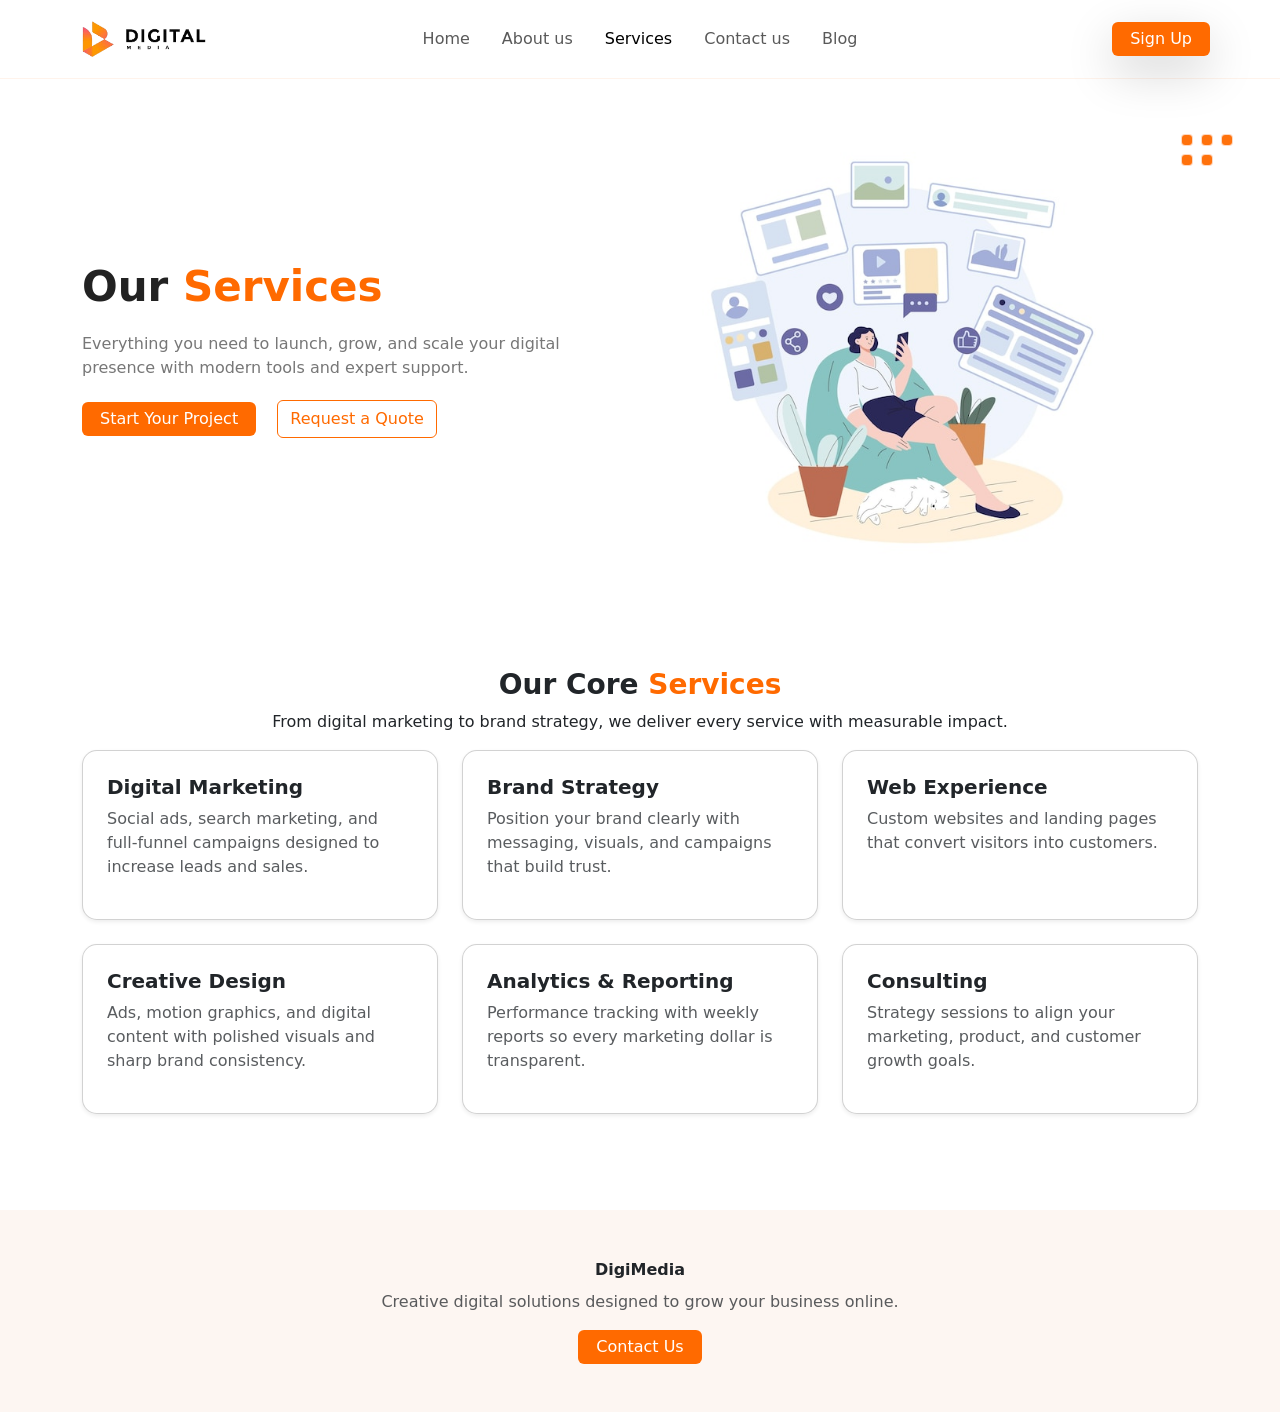
<file: services.html>
<!DOCTYPE html>
<html lang="en">

<head>
  <meta charset="UTF-8">
  <meta name="viewport" content="width=device-width, initial-scale=1.0">
  <link href="https://cdn.jsdelivr.net/npm/bootstrap@5.3.0/dist/css/bootstrap.min.css" rel="stylesheet">
  <link href="https://cdn.jsdelivr.net/npm/bootstrap-icons/font/bootstrap-icons.css" rel="stylesheet">
  <link rel="stylesheet" href="https://cdnjs.cloudflare.com/ajax/libs/font-awesome/4.7.0/css/font-awesome.min.css">
  <link rel="stylesheet" href="style.css">
  <title>Services | DigiMedia</title>
</head>

<body>
  <nav class="navbar navbar-expand-lg bg-white py-3">
    <div class="container">
      <a class="navbar-brand fw-bold" href="landingPage.html">
        <img src="assets/images/logo.png" alt="logo" class="main-logo">
      </a>
      <button class="navbar-toggler" type="button" data-bs-toggle="collapse" data-bs-target="#navMenu"
        aria-controls="navMenu" aria-expanded="false" aria-label="Toggle navigation">
        <span class="navbar-toggler-icon"></span>
      </button>
      <div class="collapse navbar-collapse" id="navMenu">
        <div class="navbar-center-group">
          <ul class="navbar-nav">
            <li class="nav-item"><a class="nav-link" href="landingPage.html">Home</a></li>
            <li class="nav-item"><a class="nav-link" href="about.html">About us</a></li>
            <li class="nav-item"><a class="nav-link active" href="services.html" aria-current="page">Services</a></li>
            <li class="nav-item"><a class="nav-link" href="contactUs.html">Contact us</a></li>
            <li class="nav-item"><a class="nav-link" href="blog.html">Blog</a></li>
          </ul>
        </div>
        <a href="signUp.html" class="btn btn-orange shadow-lg navbar-cta">Sign Up</a>
      </div>
    </div>
  </nav>

  <section class="hero-section py-5">
    <div class="container">
      <div class="row align-items-center gy-4">
        <div class="col-lg-6">
          <h1 class="hero-title">Our <span class="text-color">Services</span></h1>
          <p class="hero-text">Everything you need to launch, grow, and scale your digital presence with modern tools
            and
            expert support.</p>
          <a href="signUp.html" class="btn btn-orange me-3">Start Your Project</a>
          <a href="contactUs.html" class="btn btn-outline-orange">Request a Quote</a>
          <div class="hero-pixels mt-4" aria-hidden="true">
            <span></span>
            <span></span>
            <span></span>
            <span></span>
            <span></span>
          </div>
        </div>
        <div class="col-lg-6 text-center">
          <img src="assets/images/shar(1).jpg" class="img-fluid hero-img" alt="services illustration">
        </div>
      </div>
    </div>
  </section>

  <section class="services py-5">
    <div class="container">
      <div class="services-title custom-align">
        <h3 class="title fw-bold">Our Core <span class="text-color">Services</span></h3>
        <p>From digital marketing to brand strategy, we deliver every service with measurable impact.</p>
      </div>
      <div class="row g-4">
        <div class="col-md-6 col-lg-4">
          <div class="card shadow-sm p-4 service-card h-100">
            <h5 class="fw-bold">Digital Marketing</h5>
            <p class="text-muted">Social ads, search marketing, and full-funnel campaigns designed to increase leads and
              sales.</p>
          </div>
        </div>
        <div class="col-md-6 col-lg-4">
          <div class="card shadow-sm p-4 service-card h-100">
            <h5 class="fw-bold">Brand Strategy</h5>
            <p class="text-muted">Position your brand clearly with messaging, visuals, and campaigns that build trust.
            </p>
          </div>
        </div>
        <div class="col-md-6 col-lg-4">
          <div class="card shadow-sm p-4 service-card h-100">
            <h5 class="fw-bold">Web Experience</h5>
            <p class="text-muted">Custom websites and landing pages that convert visitors into customers.
            </p>
          </div>
        </div>
        <div class="col-md-6 col-lg-4">
          <div class="card shadow-sm p-4 service-card h-100">
            <h5 class="fw-bold">Creative Design</h5>
            <p class="text-muted">Ads, motion graphics, and digital content with polished visuals and sharp brand
              consistency.</p>
          </div>
        </div>
        <div class="col-md-6 col-lg-4">
          <div class="card shadow-sm p-4 service-card h-100">
            <h5 class="fw-bold">Analytics & Reporting</h5>
            <p class="text-muted">Performance tracking with weekly reports so every marketing dollar is transparent.
            </p>
          </div>
        </div>
        <div class="col-md-6 col-lg-4">
          <div class="card shadow-sm p-4 service-card h-100">
            <h5 class="fw-bold">Consulting</h5>
            <p class="text-muted">Strategy sessions to align your marketing, product, and customer growth goals.
            </p>
          </div>
        </div>
      </div>
    </div>
  </section>

  <footer class="footer-section mt-5 py-5">
    <div class="container text-center">
      <p class="mb-2 fw-semibold">DigiMedia</p>
      <p class="text-muted mb-3">Creative digital solutions designed to grow your business online.</p>
      <a href="contactUs.html" class="btn btn-orange">Contact Us</a>
    </div>
  </footer>

  <script src="https://cdn.jsdelivr.net/npm/bootstrap@5.3.0/dist/js/bootstrap.bundle.min.js"></script>
  <script src="script.js"></script>
</body>

</html>
</file>
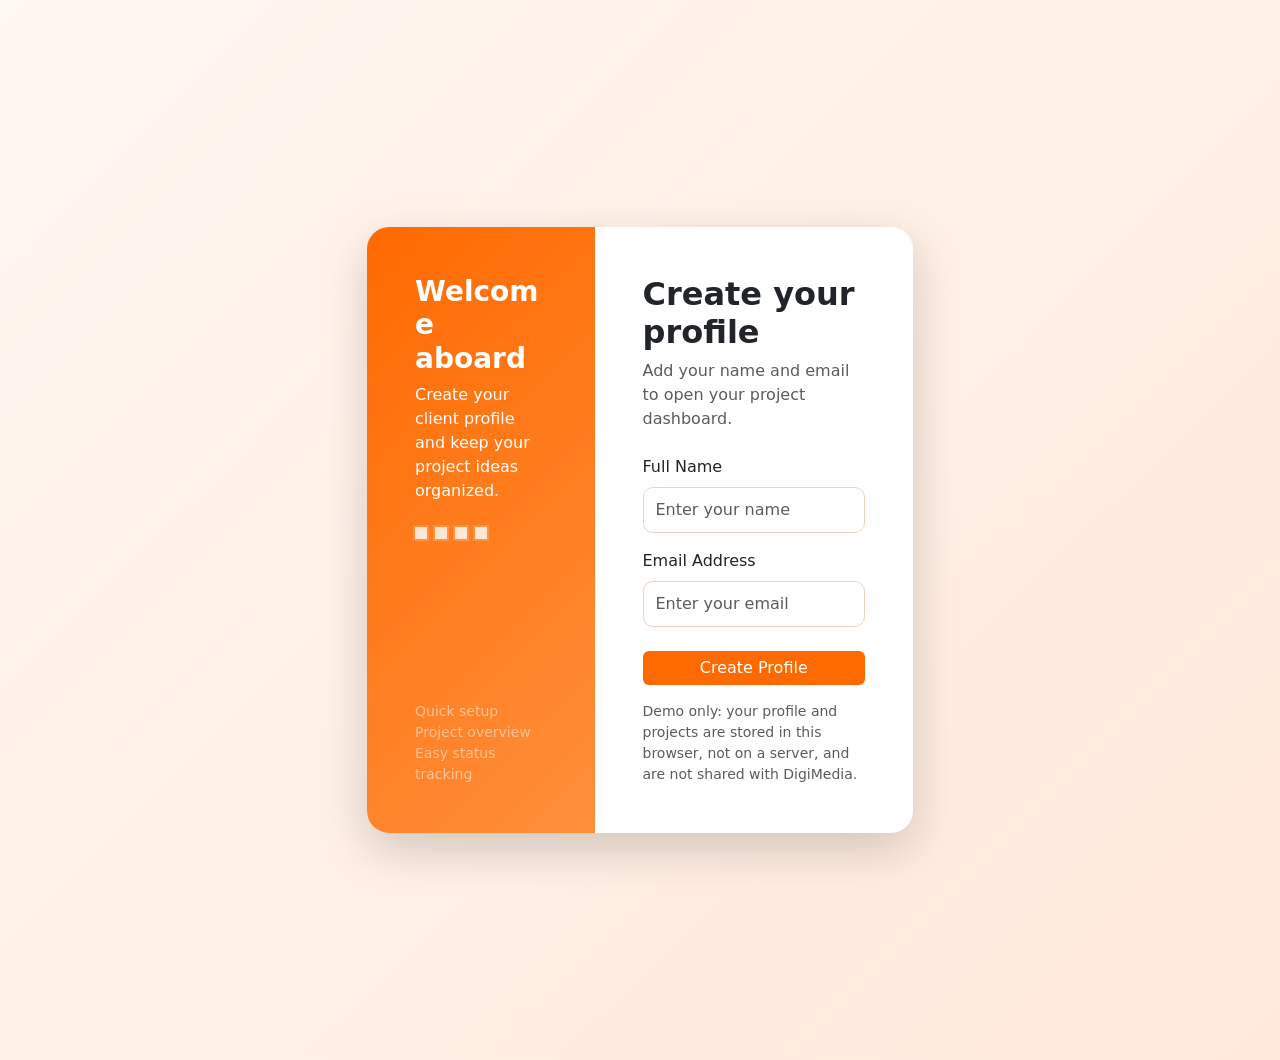
<file: signUp.html>
<!DOCTYPE html>
<html lang="en">

<head>
  <meta charset="UTF-8">
  <meta name="viewport" content="width=device-width, initial-scale=1.0">
  <link href="https://cdn.jsdelivr.net/npm/bootstrap@5.3.0/dist/css/bootstrap.min.css" rel="stylesheet">
  <link rel="stylesheet" href="style.css">
  <title>Sign Up | DigiMedia</title>
</head>

<body class="signup-page">
  <div class="container py-5">
    <div class="row justify-content-center align-items-center min-vh-100">
      <div class="col-md-8 col-lg-6">
        <div class="card signup-card shadow-lg border-0">
          <div class="row g-0">
            <div
              class="col-lg-5 signup-side text-white p-4 p-lg-5 d-flex flex-column justify-content-between position-relative">
              <div>
                <h3 class="fw-bold mb-2">Welcome aboard</h3>
                <p class="mb-4">Create your client profile and keep your project ideas organized.</p>
                <div class="pixel-scene" aria-hidden="true">
                  <span class="pixel pixel-1"></span>
                  <span class="pixel pixel-2"></span>
                  <span class="pixel pixel-3"></span>
                  <span class="pixel pixel-4"></span>
                </div>
              </div>
              <div class="small text-white-50">
                <i class="bi bi-stars"></i>Quick setup<br>Project overview<br>Easy status tracking
              </div>
            </div>

            <div class="col-lg-7 p-4 p-lg-5">
              <h2 class="fw-bold mb-2 text-dark">Create your profile</h2>
              <p class="text-muted mb-4">Add your name and email to open your project dashboard.</p>

              <form id="signupForm">
                <div class="mb-3">
                  <label for="fullName" class="form-label">Full Name</label>
                  <input type="text" class="form-control custom-input" id="fullName" name="name"
                    placeholder="Enter your name" autocomplete="name" required>
                </div>

                <div class="mb-3">
                  <label for="email" class="form-label">Email Address</label>
                  <input type="email" class="form-control custom-input" id="email" name="email"
                    placeholder="Enter your email" autocomplete="email" required>
                </div>

                <button type="submit" class="btn btn-orange w-100 mt-2">Create Profile</button>
              </form>

              <div id="formMessage" class="mt-3 text-center fw-semibold" role="status" aria-live="polite"></div>
              <p class="small text-muted mt-3 mb-0">Demo only: your profile and projects are stored in this browser, not on a server, and are not shared with DigiMedia.</p>
            </div>
          </div>
        </div>
      </div>
    </div>
  </div>

  <script src="https://cdn.jsdelivr.net/npm/bootstrap@5.3.0/dist/js/bootstrap.bundle.min.js"></script>
  <script src="script.js"></script>
</body>

</html>
</file>
<file: style.css>
html {
  scroll-behavior: smooth;
}

body {
  overflow-x: hidden;
}

img {
  max-width: 100%;
  height: auto;
  display: block;
}

.main-logo {
  width: 30%;
  min-width: 110px;
}

.text-color {
  color: #ff6a00;
}

.custom-align {
  text-align: center;
}

.btn-orange {
  background: #ff6a00;
  color: white;
  border-radius: 8px;
  padding: 4px 17px;
}

.btn-orange:hover {
  background: #e65c00;
  color: white;
}

.dark-mode {
  background-color: black;
  color: white;
}

/* HERO */                                                                                                                                                                                                                                                                                                                       
.hero-section {
  background: #fff;
}

.hero-title {
  font-size: 42px;
  font-weight: bold;
  color: #222;
}
/* 
.hero-title span {
  color: #ff6a00;
} */

.hero-text {
  color: #777;
  margin: 20px 0;
  font-size: 16px;
}

.hero-img {
  max-width: 90%;
}

.explore {
  color: #ff6a00;
  cursor: pointer;
  font-weight: 500;
}

/* Services Section */

.service-card {
  border-radius: 15px;
  transition: 0.3s;
}

.service-card:hover {
  transform: translateY(-8px);
}

/* Solution Section */
.solution-section {
  background: #fdf6f2;
}

.solution-title {
  font-size: 32px;
}

.solution-text {
  margin: 15px 0 25px;
}

.step {
  margin-bottom: 10px;
}

/* NUMBER CIRCLE */
.step-number {
  width: 35px;
  height: 35px;
  background: #ff6a00;
  color: #fff;
  border-radius: 50%;
  display: flex;
  align-items: center;
  justify-content: center;
  margin-right: 15px;
  font-weight: bold;
}

.btn-orange {
  background: #ff6a00;
  color: white;
  border-radius: 6px;
}

.btn-orange:hover {
  background: #e65c00;
}

.btn-outline-orange {
  border: 1px solid #ff6a00;
  color: #ff6a00;
  border-radius: 6px;
}

.btn-outline-orange:hover {
  background: #ff6a00;
  color: #fff;
}

.solution-img {
  max-width: 80%;
}

/* Clients Feedback Section */
.card:hover {
  transform: translateY(-5px);
  transition: 0.3s;
}

.carousel-btn {
  background-color: #ffb885;
  color: #fff;
  border: none;
  border-radius: 50%;
  width: 45px;
  height: 45px;
  font-size: 18px;
  display: flex;
  align-items: center;
  justify-content: center;
}

.carousel-btn:hover {
  background-color: #ff6a00;
}
.client-img{
  width: 50px;
  height: 50px;
  object-fit: cover;
}

/* Footer Section */
.footer-section {
  background: #fdf6f2;
  text-align:center;
}
.footer-top{
  color:#fff;
  background:#ff6a00;
  align-items: center;
}

.btn-outline-light:hover {
  background: #fff;
  color: #ff6a00;
}
.social-media{
  justify-content:center;
}
a {
  text-decoration: none;
  color: #212529;
}
a:hover{
  color: #ff6600;
}

.signup-page {
  background: linear-gradient(135deg, #fff7f1 0%, #ffe9db 100%);
  min-height: 100dvh;
  display: flex;
  align-items: center;
  justify-content: center;
  padding: 2rem 0;
  overflow-x: hidden;
  overflow-y: auto;
}

.signup-card {
  border-radius: 22px;
  overflow: hidden;
  width: 100%;
}

.signup-side {
  background: linear-gradient(135deg, #ff6a00 0%, #ff8f3c 100%);
  min-height: 320px;
  overflow: hidden;
}

.pixel-scene {
  position: relative;
  display: flex;
  gap: 8px;
  margin-top: 10px;
  margin-bottom: 12px;
  pointer-events: none;
  opacity: 0.9;
}

.pixel {
  position: relative;
  width: 12px;
  height: 12px;
  background: rgba(255, 255, 255, 0.9);
  box-shadow: 0 0 0 2px rgba(255, 255, 255, 0.2);
  animation: drift 4s ease-in-out infinite;
}

.pixel-1 { animation-delay: 0s; }
.pixel-2 { animation-delay: 0.8s; }
.pixel-3 { animation-delay: 1.5s; }
.pixel-4 { animation-delay: 2s; }

@keyframes drift {
  0%, 100% { transform: translateY(0px) scale(1); }
  50% { transform: translateY(-10px) scale(1.06); }
}

.custom-input {
  border-radius: 10px;
  border: 1px solid #f2d2bf;
  padding: 10px 12px;
}

.custom-input:focus {
  border-color: #ff6a00;
  box-shadow: 0 0 0 0.2rem rgba(255, 106, 0, 0.2);
}

.hero-section {
  position: relative;
  overflow: hidden;
}

.hero-pixels {
  position: absolute;
  top: 2rem;
  right: 3rem;
  display: grid;
  grid-template-columns: repeat(3, 10px);
  gap: 10px;
  z-index: 1;
}

.hero-pixels span {
  width: 10px;
  height: 10px;
  border-radius: 3px;
  background: rgba(255, 106, 0, 0.95);
  box-shadow: 0 0 0 1px rgba(255, 106, 0, 0.25);
  animation: float 4s ease-in-out infinite;
}

.hero-pixels span:nth-child(2) { animation-delay: 0.2s; }
.hero-pixels span:nth-child(3) { animation-delay: 0.4s; }
.hero-pixels span:nth-child(4) { animation-delay: 0.6s; }
.hero-pixels span:nth-child(5) { animation-delay: 0.8s; }

@keyframes float {
  0%, 100% { transform: translateY(0) scale(1); }
  50% { transform: translateY(-6px) scale(1.05); }
}

.success-message {
  color: #167e3b;
  background: #eaf8ee;
  padding: 10px;
  border-radius: 8px;
  border: 1px solid #a9e0b8;
}

.footer-curve{
  background: #ff6a00;
  height:50px;
  border-top-left-radius: 70% 120%;
  border-top-right-radius: 70% 120%;
  color: #fff;
  text-align:center;
}

.navbar .container {
  position: relative;
}

.navbar {
  position: sticky;
  top: 0;
  z-index: 1030;
  background: rgba(255, 255, 255, 0.96);
  backdrop-filter: blur(6px);
  border-bottom: 1px solid rgba(255, 106, 0, 0.08);
}

.navbar .navbar-collapse {
  display: flex;
  align-items: center;
  justify-content: center;
  flex: 1;
}

.navbar-center-group {
  position: absolute;
  left: 50%;
  transform: translateX(-50%);
}

.navbar-center-group .navbar-nav {
  display: flex;
  gap: 1rem;
}

.navbar-cta {
  position: absolute;
  right: 0;
  top: 50%;
  transform: translateY(-50%);
}

.navbar-toggler {
  z-index: 1020;
  border: 1px solid rgba(255, 106, 0, 0.3);
  border-radius: 10px;
  padding: 0.45rem 0.6rem;
}

.navbar-toggler:focus {
  box-shadow: none;
}

.navbar-toggler .navbar-toggler-icon {
  background-image: url("data:image/svg+xml,%3csvg xmlns='http://www.w3.org/2000/svg' viewBox='0 0 30 30'%3e%3cpath stroke='rgba(255, 106, 0, 1)' stroke-linecap='round' stroke-width='2.2' d='M4 7h22M4 15h22M4 23h22'/%3e%3c/svg%3e");
}

@media (max-width: 1199.98px) {
  .navbar-center-group {
    left: 52%;
  }
}

@media (max-width: 991.98px) {
  .navbar {
    padding-top: 0.75rem;
    padding-bottom: 0.75rem;
  }

  .navbar .container {
    position: relative;
  }

  .navbar-brand {
    margin-right: 0.5rem;
  }

  .navbar-toggler {
    width: 46px;
    height: 46px;
    padding: 0.35rem 0.45rem;
    border-radius: 12px;
  }

  .navbar .navbar-collapse {
    display: none !important;
    position: absolute;
    top: calc(100% + 10px);
    left: 10px;
    right: 10px;
    z-index: 1040;
    flex-direction: column;
    align-items: stretch;
    padding: 0.9rem;
    border: 1px solid rgba(255, 106, 0, 0.15);
    border-radius: 22px;
    background: linear-gradient(180deg, #ffffff 0%, #fff9f5 100%);
    box-shadow: 0 20px 40px rgba(20, 20, 20, 0.08);
  }

  .navbar .navbar-collapse.show {
    display: flex !important;
  }

  .navbar-center-group,
  .navbar-cta {
    position: static;
    transform: none;
    width: 100%;
  }

  .navbar-center-group {
    justify-content: center;
    margin-top: 0.1rem;
  }

  .navbar-center-group .navbar-nav {
    display: flex;
    flex-direction: column;
    align-items: stretch;
    gap: 0.25rem;
    width: 100%;
  }

  .navbar-nav .nav-item {
    width: 100%;
  }

  .navbar-nav .nav-link {
    width: 100%;
    text-align: center;
    padding: 0.9rem 1rem;
    border-radius: 12px;
    font-size: 0.98rem;
    font-weight: 700;
    color: #2d2d2d;
    letter-spacing: 0.01em;
    transition: all 0.2s ease;
    border: 1px solid transparent;
  }

  .navbar-nav .nav-link:hover,
  .navbar-nav .nav-link.active {
    background: linear-gradient(135deg, rgba(255, 106, 0, 0.12), rgba(255, 106, 0, 0.03));
    border-color: rgba(255, 106, 0, 0.14);
    color: #ff6a00;
  }

  .navbar-cta {
    margin-top: 0.85rem;
    display: flex;
    justify-content: center;
  }

  .navbar-cta.btn {
    width: 100%;
    max-width: 220px;
    margin-inline: auto;
    border-radius: 12px;
    padding: 0.85rem 1rem;
    font-weight: 700;
    box-shadow: 0 12px 24px rgba(255, 106, 0, 0.18);
  }

  .hero-title {
    font-size: 36px;
  }
}

@media (max-width: 767.98px) {
  .main-logo {
    width: 120px;
  }

  .hero-title {
    font-size: 30px;
  }

  .hero-text {
    font-size: 15px;
  }

  .navbar-nav {
    text-align: center;
  }

  .solution-title {
    font-size: 24px;
    text-align: center;
  }

  .solution-text {
    text-align: center;
  }

  .step {
    flex-direction: column;
    align-items: center;
    justify-content: center;
    text-align: center;
  }

  .step-number {
    margin: 0 0 10px;
  }

  .carousel-btn {
    width: 35px;
    height: 35px;
    font-size: 14px;
  }

  .footer-top {
    flex-direction: column;
    align-items: center;
    text-align: center;
  }
}

@media (max-width: 575.98px) {
  .container {
    padding-left: 12px;
    padding-right: 12px;
  }

  .main-logo {
    width: 110px;
    min-width: 110px;
  }

  .navbar-brand {
    margin-right: 0.5rem;
  }

  .navbar-toggler {
    padding: 0.35rem 0.5rem;
  }

  .btn-orange,
  .btn-outline-orange {
    width: 100%;
    margin-top: 10px;
  }

  .hero-title {
    font-size: 26px;
  }

  .hero-img,
  .solution-img,
  .agency-img {
    max-width: 100%;
  }

  .navbar .navbar-collapse {
    left: 0;
    right: 0;
    padding: 0.85rem 0.7rem;
  }

  .navbar .nav-link {
    padding-left: 0.35rem;
    padding-right: 0.35rem;
  }

  .navbar .navbar-collapse {
    left: 0;
    right: 0;
    border-radius: 16px;
  }
}

.blog-more {
  margin-top: auto;
  padding-top: 1rem;
  color: #555;
}

.blog-more summary {
  width: fit-content;
  color: #e65c00;
  font-weight: 700;
  cursor: pointer;
}

.blog-more p {
  margin: 0.75rem 0 0;
  line-height: 1.65;
}

.form-feedback {
  grid-column: 1 / -1;
  margin: 0;
  color: #285c37;
  line-height: 1.5;
}

a:focus-visible,
button:focus-visible,
summary:focus-visible,
input:focus-visible,
select:focus-visible,
textarea:focus-visible {
  outline: 3px solid rgba(255, 106, 0, 0.55);
  outline-offset: 3px;
}

@media (prefers-reduced-motion: reduce) {
  *,
  *::before,
  *::after {
    scroll-behavior: auto !important;
    animation-duration: 0.01ms !important;
    animation-iteration-count: 1 !important;
    transition-duration: 0.01ms !important;
  }
}

.form-note {
  grid-column: 1 / -1;
  margin: 0;
  padding: 0 0 0.25rem;
  color: #6c625c;
  font-size: 0.92rem;
}

.dashboard-page {
  min-height: 100vh;
  background: #fffaf7;
}

.dashboard-container {
  max-width: 1040px;
}

.dashboard-welcome {
  display: flex;
  align-items: center;
  justify-content: space-between;
  gap: 1rem;
  padding: 1.5rem;
  background: linear-gradient(120deg, #fff 0%, #fff1e7 100%);
  border: 1px solid rgba(255, 106, 0, 0.12);
  border-radius: 20px;
}

.dashboard-eyebrow {
  color: #e65c00;
  font-size: 0.75rem;
  font-weight: 800;
  letter-spacing: 0.14em;
}

.dashboard-stat,
.dashboard-panel {
  padding: 1.35rem;
  background: #fff;
  border: 1px solid #f1e4dc;
  border-radius: 18px;
  box-shadow: 0 10px 30px rgba(54, 36, 25, 0.04);
}

.dashboard-stat {
  display: flex;
  flex-direction: column;
  gap: 0.35rem;
}

.dashboard-stat-label,
.project-date {
  color: #777;
  font-size: 0.88rem;
}

.dashboard-stat-value {
  color: #28211d;
  font-size: 1.8rem;
}

.project-form {
  padding: 1.25rem;
  background: #fffaf7;
  border: 1px solid #f2ded1;
  border-radius: 14px;
}

.project-list {
  display: grid;
  gap: 0.85rem;
}

.project-card {
  display: flex;
  align-items: center;
  justify-content: space-between;
  gap: 1.25rem;
  padding: 1rem 1.1rem;
  border: 1px solid #f1e8e2;
  border-radius: 14px;
}

.project-card-details {
  min-width: 0;
}

.project-card-controls {
  display: flex;
  align-items: center;
  gap: 0.6rem;
}

.status-select {
  min-width: 145px;
  border-color: #f2d2bf;
}

.project-empty-state {
  padding: 2.5rem 1rem;
  text-align: center;
  background: #fffaf7;
  border: 1px dashed #e9c8b4;
  border-radius: 14px;
}

.dashboard-page .alert {
  border-radius: 14px;
}

@media (max-width: 575.98px) {
  .dashboard-container {
    padding-top: 1.5rem !important;
  }

  .dashboard-welcome,
  .project-card {
    align-items: stretch;
    flex-direction: column;
  }

  .dashboard-welcome .btn,
  .project-card-controls .btn,
  .project-card-controls .form-select {
    width: 100%;
  }

  .project-card-controls {
    align-items: stretch;
    flex-direction: column;
  }
}
</file>
<file: contactUs.css>
:root {
  --brand-orange: #ff6a00;
  --brand-orange-dark: #e65c00;
  --brand-cream: #fff7f1;
  --brand-cream-deep: #fdf6f2;
  --text-dark: #1d1d1d;
  --text-medium: #555;
  --text-light: #777;
  --border-soft: #f5d8c2;
  --shadow-soft: 0 20px 45px rgba(255, 106, 0, 0.08);
}

* {
  margin: 0;
  padding: 0;
  box-sizing: border-box;
}

body {
  font-family: 'Inter', -apple-system, BlinkMacSystemFont, 'Segoe UI', sans-serif;
  background: #fff;
  color: var(--text-dark);
  line-height: 1.6;
}

.contact-page {
  max-width: 1200px;
  margin: 0 auto;
  padding: 70px 24px 30px;
}

.contact-hero {
  text-align: center;
  margin-bottom: 48px;
}

.contact-hero h1 {
  font-size: clamp(2.4rem, 5vw, 4rem);
  font-weight: 800;
  color: var(--text-dark);
  line-height: 1.1;
  letter-spacing: -0.04em;
  margin-bottom: 12px;
}

.contact-hero p {
  max-width: 620px;
  margin: 0 auto;
  font-size: 1.08rem;
  color: var(--text-light);
}

.contact-container {
  display: grid;
  grid-template-columns: 1.5fr 0.9fr;
  gap: 32px;
  align-items: start;
}

.contact-form {
  display: grid;
  grid-template-columns: repeat(2, minmax(0, 1fr));
  gap: 20px;
  background: #fff;
  border: 1px solid var(--border-soft);
  border-radius: 22px;
  box-shadow: var(--shadow-soft);
  padding: 32px;
}

.form-group {
  display: flex;
  flex-direction: column;
  gap: 8px;
}

.form-group.full-width {
  grid-column: 1 / -1;
}

.form-group label {
  font-size: 0.92rem;
  font-weight: 600;
  color: var(--text-dark);
}

.form-group input,
.form-group select,
.form-group textarea {
  width: 100%;
  padding: 14px 16px;
  background: #fff;
  border: 1px solid #f0d7c3;
  border-radius: 12px;
  color: var(--text-dark);
  font-size: 1rem;
  font-family: inherit;
  transition: border-color 0.2s ease, box-shadow 0.2s ease;
}

.form-group input::placeholder,
.form-group textarea::placeholder {
  color: var(--text-light);
}

.form-group input:focus,
.form-group select:focus,
.form-group textarea:focus {
  outline: none;
  border-color: var(--brand-orange);
  box-shadow: 0 0 0 0.2rem rgba(255, 106, 0, 0.12);
}

.form-group textarea {
  min-height: 150px;
  resize: vertical;
}

.form-group select {
  appearance: none;
  background-image: url("data:image/svg+xml,%3Csvg xmlns='http://www.w3.org/2000/svg' width='18' height='18' viewBox='0 0 24 24' fill='none' stroke='%23ff6a00' stroke-width='2' stroke-linecap='round' stroke-linejoin='round'%3E%3Cpolyline points='6 9 12 15 18 9'/%3E%3C/svg%3E");
  background-repeat: no-repeat;
  background-position: right 14px center;
}

.submit-btn {
  grid-column: 1 / -1;
  width: 100%;
  display: inline-flex;
  align-items: center;
  justify-content: center;
  gap: 10px;
  border: none;
  border-radius: 12px;
  background: linear-gradient(135deg, var(--brand-orange) 0%, var(--brand-orange-dark) 100%);
  color: #fff;
  font-weight: 600;
  padding: 14px 20px;
  transition: transform 0.2s ease, box-shadow 0.2s ease;
}

.submit-btn:hover {
  transform: translateY(-2px);
  box-shadow: 0 14px 28px rgba(255, 106, 0, 0.25);
}

.contact-info {
  display: flex;
  flex-direction: column;
  gap: 22px;
}

.info-card {
  background: var(--brand-cream);
  border: 1px solid var(--border-soft);
  border-radius: 20px;
  padding: 28px;
  box-shadow: var(--shadow-soft);
}

.info-card h3 {
  font-size: 1.05rem;
  font-weight: 700;
  margin-bottom: 16px;
  color: var(--text-dark);
}

.contact-details {
  list-style: none;
  display: flex;
  flex-direction: column;
  gap: 16px;
}

.contact-details li {
  display: flex;
  align-items: flex-start;
  gap: 12px;
  color: var(--text-medium);
}

.contact-details i {
  width: 38px;
  height: 38px;
  flex-shrink: 0;
  display: inline-flex;
  align-items: center;
  justify-content: center;
  border-radius: 50%;
  background: #fff;
  color: var(--brand-orange);
  border: 1px solid var(--border-soft);
}

.contact-details a,
.contact-details span {
  color: var(--text-medium);
  text-decoration: none;
}

.contact-details a:hover {
  color: var(--brand-orange);
}

.info-card p {
  margin: 0;
  color: var(--text-medium);
}

.info-card strong {
  color: var(--brand-orange);
}

@media (max-width: 900px) {
  .contact-container {
    grid-template-columns: 1fr;
  }

  .contact-info {
    order: -1;
  }
}

@media (max-width: 600px) {
  .contact-page {
    padding: 48px 16px 30px;
  }

  .contact-form {
    grid-template-columns: 1fr;
    padding: 22px 18px;
  }

  .contact-hero {
    margin-bottom: 32px;
  }
}
</file>
